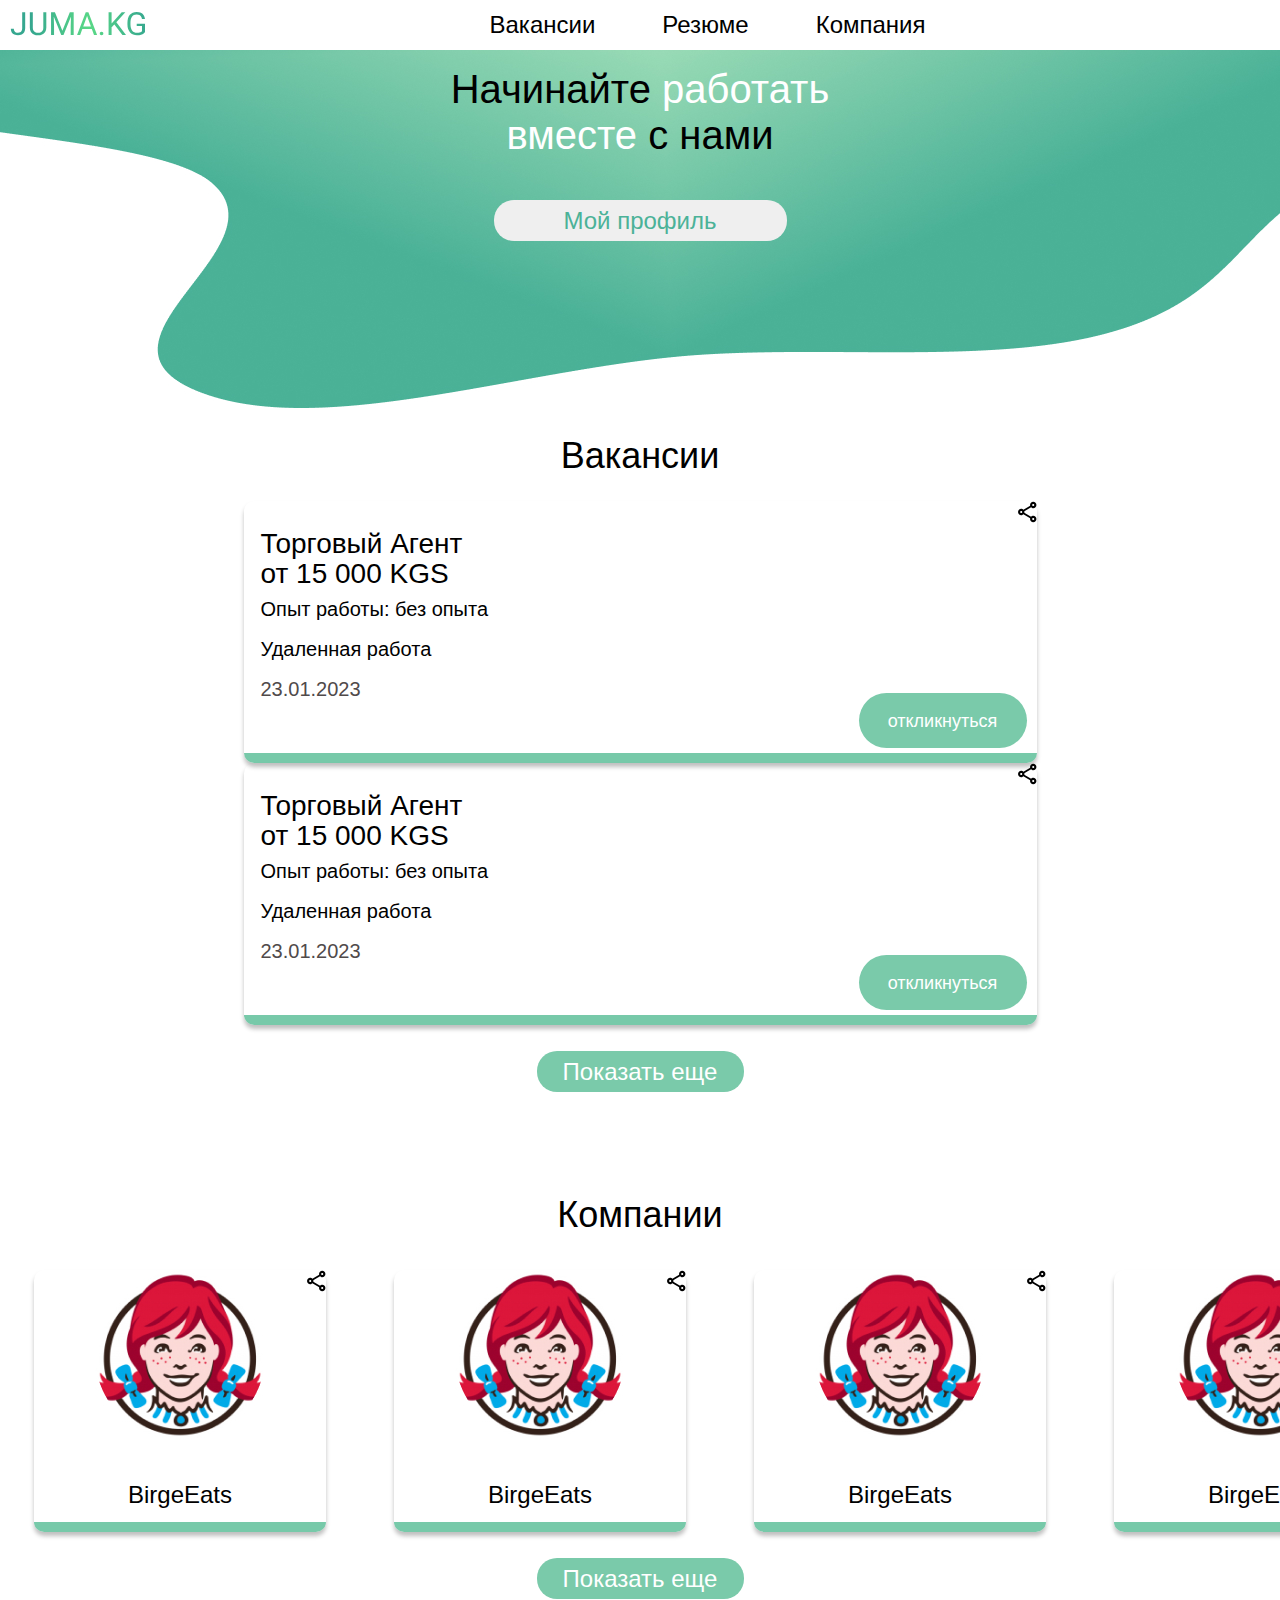
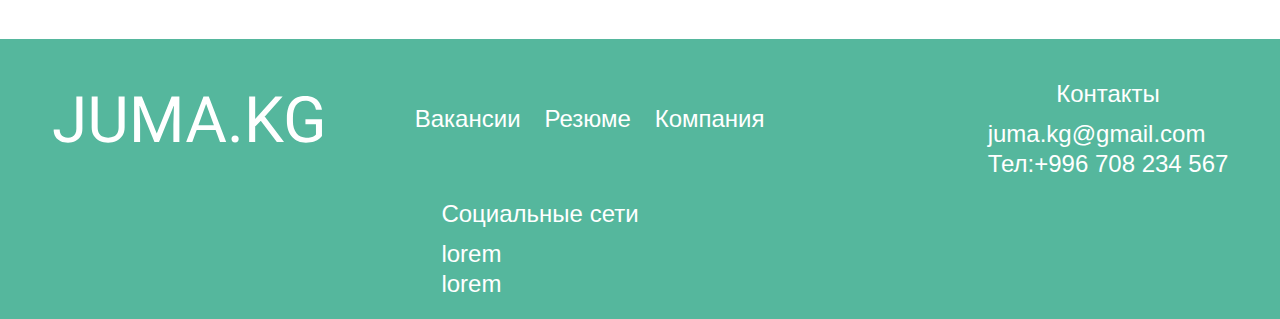
<file: index.html>
<!DOCTYPE html>
<html lang="en">
<head>
    <meta charset="UTF-8">
    <meta http-equiv="X-UA-Compatible" content="IE=edge">
    <meta name="viewport" content="width=device-width, initial-scale=1.0">
    <title>JUMA.KG</title>
    <link rel="stylesheet" href="css/style.css">
</head>
<body>
    <div class="container">
        <div class="main">
            <a href="./index.html"><img src="../img/JUMA.KG.svg"  alt="logo"></a>
            <nav class="menu">
                <a href="./src/jobs.html">Вакансии</a>
                <a href="./src/summary.html">Резюме</a>
                <a href="./src/company.html">Компания</a>
            </nav>
        </div>
    </div>
    <div class="jobs">
        <p class="start"><span class="color-black">Начинайте</span> работать вместе <span class="color-black">с нами</span></p>
        <a href="./src/profile.html"><button class="btn-profile">Мой профиль</button></a>
        <h3>Вакансии</h3>
        <div class="card">
            <img src="img/share.svg" alt="icon" class="icon">
            <h5>Торговый Агент</h5> 
            <p style="font-weight: 400; font-size: 28px; line-height: 30px;">от 15 000 KGS</p>
            <p>Опыт работы: без опыта</p>
            <p>Удаленная работа</p>
            <p style="color: #504A4A;">23.01.2023 </p>
            <button>откликнуться</button>
        </div>
        <div class="card">
            <h5>Торговый Агент</h5> 
            <img src="img/share.svg" alt="icon" class="icon">
            <p style="font-weight: 400; font-size: 28px; line-height: 30px;">от 15 000 KGS</p>
            <p>Опыт работы: без опыта</p>
            <p>Удаленная работа</p>
            <p style="color: #504A4A;">23.01.2023 </p>
            <button>откликнуться</button>
        </div>
        <button class="show">Показать еще</button>
    </div>
    <h3 class="company-title">Компании</h3>
    <div class="company">
        <div class="cards-company">
            <img src="img/Ellipse 12.jpg" alt="picture" class="ellipse">
            <img src="img/share.svg" alt="icon" class="icon">
            <p>BirgeEats</p>
        </div>
        <div class="cards-company">
            <img src="img/Ellipse 12.jpg" alt="picture" class="ellipse">
            <img src="img/share.svg" alt="icon" class="icon">
            <p>BirgeEats</p>
        </div>
        <div class="cards-company">
            <img src="img/Ellipse 12.jpg" alt="picture" class="ellipse">
            <img src="img/share.svg" alt="icon" class="icon">
            <p>BirgeEats</p>
        </div>
        <div class="cards-company">
            <img src="img/Ellipse 12.jpg" alt="picture" class="ellipse">
            <img src="img/share.svg" alt="icon" class="icon">
            <p>BirgeEats</p>
        </div>
    </div>
    <div class="" style="text-align: center;">
        <button class="btn-company">Показать еще</button>
    </div>
    <footer>
        <img src="/img/logo.svg" alt="">
        <nav style="margin-right: 150px;">
            <a href="./src/jobs.html">Вакансии</a>
            <a href="">Резюме</a>
            <a href="">Компания</a>
        </nav>
        <div class="contacts" style="top: 0;">
            <h6 style="text-align: center;">Контакты</h6>
            <p>juma.kg@gmail.com</p>
            <p><b>Тел:</b>+996 708 234 567</p>
        </div>
        <div class="social" style="margin-right: 200px;">
            <h6>Социальные сети</h6>
            <p>lorem</p>
            <p>lorem</p>
            <p></p>
        </div>
    </footer>
</body>
</html>
</file>
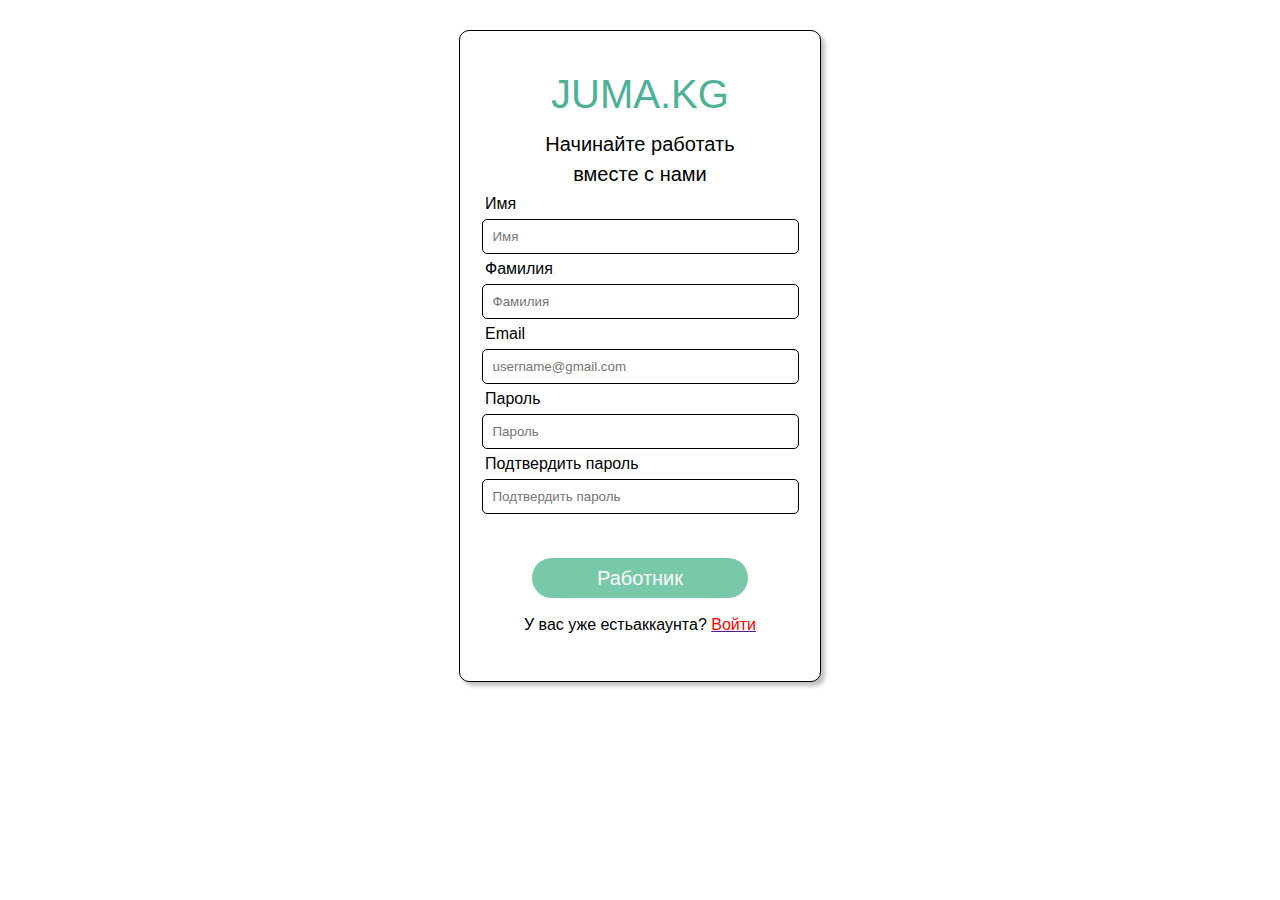
<file: register/employer.html>
<!DOCTYPE html>
<html lang="en">
<head>
    <meta charset="UTF-8">
    <meta http-equiv="X-UA-Compatible" content="IE=edge">
    <meta name="viewport" content="width=device-width, initial-scale=1.0">
    <title>Работадатель</title>
    <link rel="stylesheet" href="./employer.css">
</head>
<body>
    <div class="register">
        <h1>JUMA.KG</h1>
        <p class="register_p" style="margin-top: 20px;">Начинайте работать</p>
        <p class="register_p">вместе с нами</p>
        <p class="register_p_two">Имя</p>
        <input type="text" placeholder="Имя">
        <p class="register_p_two">Фамилия</p>
        <input type="text" placeholder="Фамилия">
        <p class="register_p_two">Email</p>
        <input type="text" placeholder="username@gmail.com">
        <p class="register_p_two">Пароль</p>
        <input type="text" placeholder="Пароль">
        <p class="register_p_two">Подтвердить пароль</p>
        <input type="text" placeholder="Подтвердить пароль">
        <button >Работник</button>
        <p style="margin-top: 18px;">У вас уже естьаккаунта? <a href=""><span>Войти</span></a></p>
    </div>
</body>
</html>
</file>
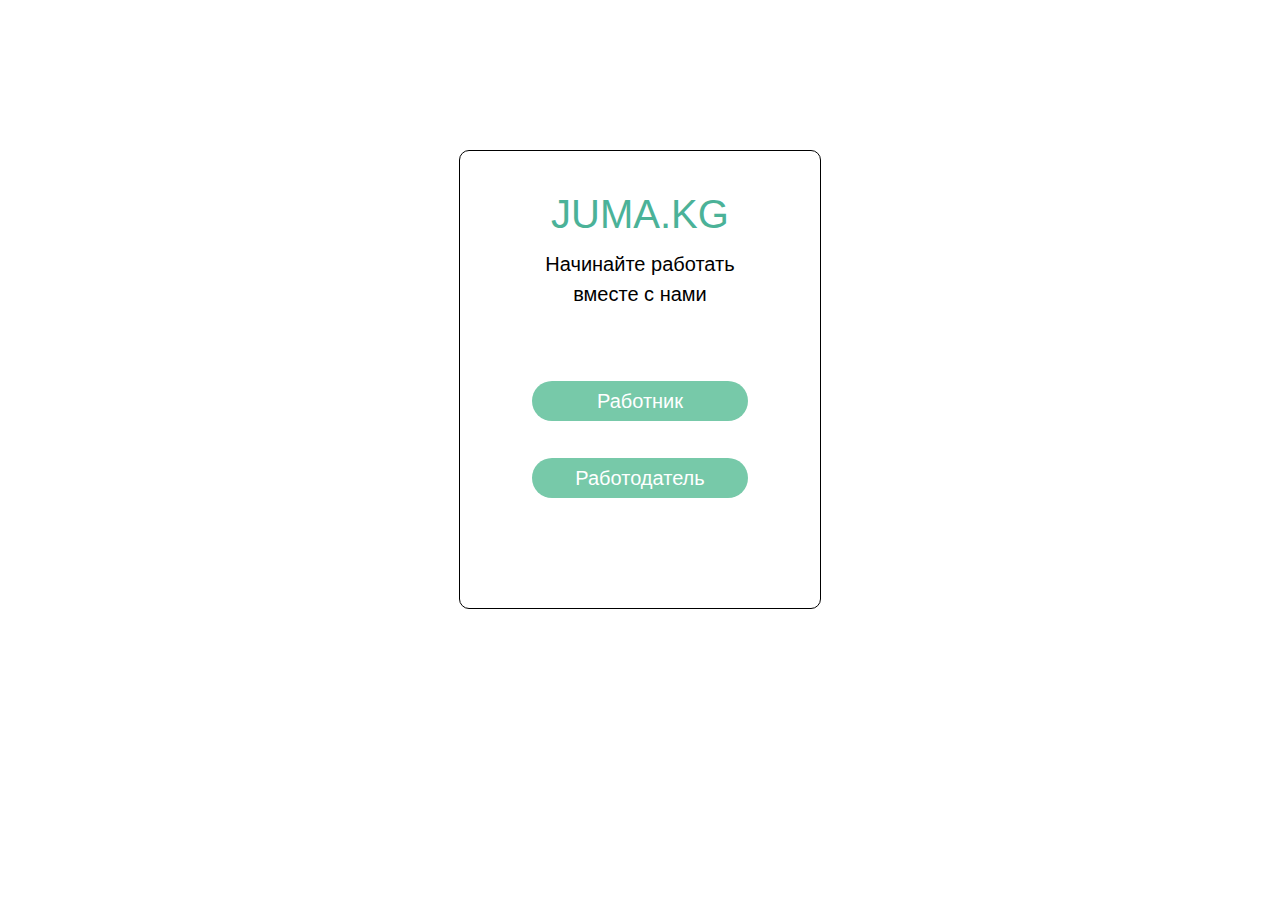
<file: register/register.html>
<!DOCTYPE html>
<html lang="en">
<head>
    <meta charset="UTF-8">
    <meta http-equiv="X-UA-Compatible" content="IE=edge">
    <meta name="viewport" content="width=device-width, initial-scale=1.0">
    <title>Регистрация</title>
    <link rel="stylesheet" href="./register.css">
</head>
<body>
    <div class="register">
        <h1>JUMA.KG</h1>
        <p style="margin-top: 20px;">Начинайте работать</p>
        <p>вместе с нами</p>
        <a href="./worker.html"><button style="margin-top: 72px; cursor: pointer;">Работник</button></a>
        <br>
        <a href="./employer.html"><button style="margin-top: 37px;">Работодатель</button></a>
    </div>
</body>
</html>
</file>
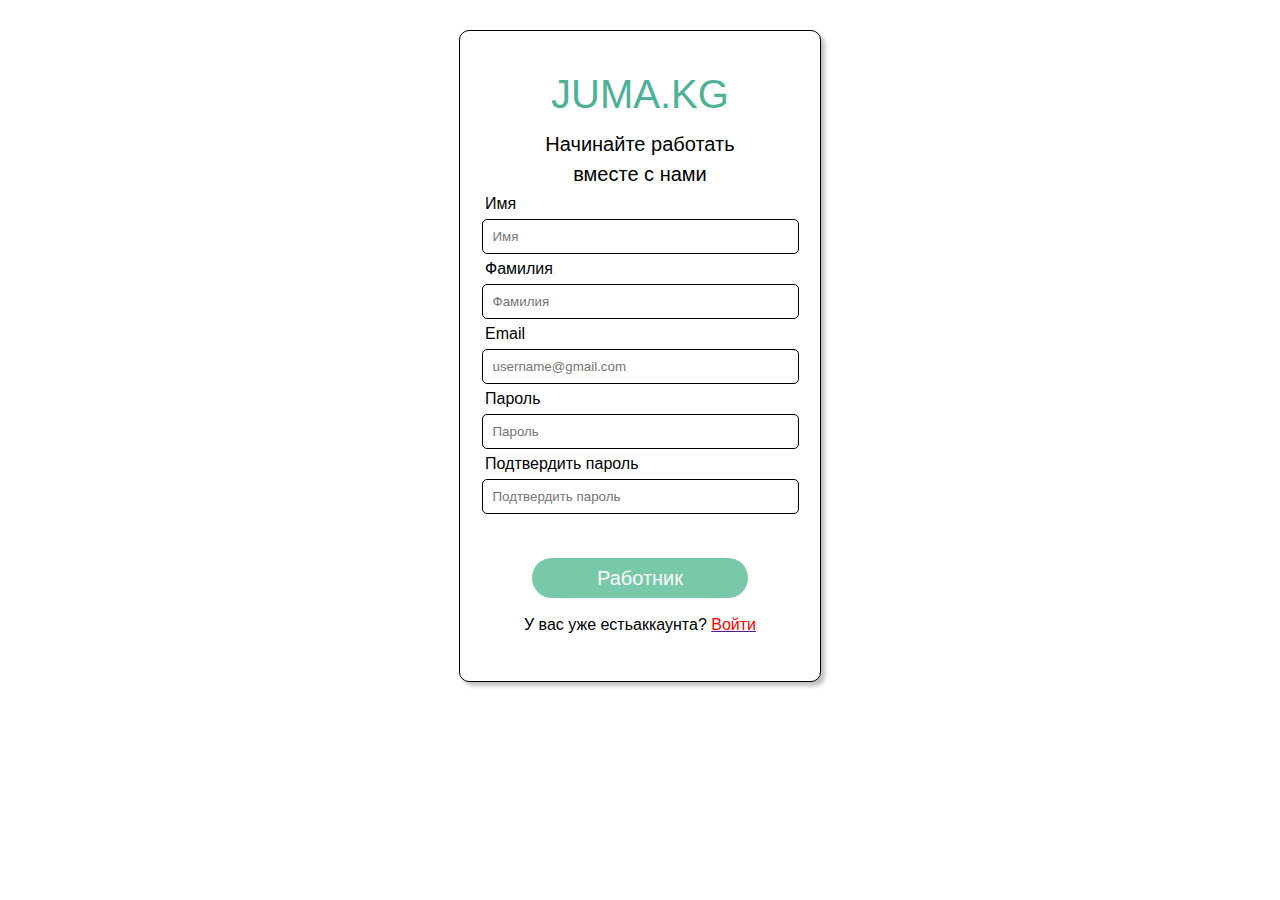
<file: register/worker.html>
<!DOCTYPE html>
<html lang="en">
<head>
    <meta charset="UTF-8">
    <meta http-equiv="X-UA-Compatible" content="IE=edge">
    <meta name="viewport" content="width=device-width, initial-scale=1.0">
    <title>Работник</title>
    <link rel="stylesheet" href="./worker.css">
</head>
<body>
    <div class="register">
        <h1>JUMA.KG</h1>
        <p class="register_p" style="margin-top: 20px;">Начинайте работать</p>
        <p class="register_p">вместе с нами</p>
        <p class="register_p_two">Имя</p>
        <input type="text" placeholder="Имя">
        <p class="register_p_two">Фамилия</p>
        <input type="text" placeholder="Фамилия">
        <p class="register_p_two">Email</p>
        <input type="text" placeholder="username@gmail.com">
        <p class="register_p_two">Пароль</p>
        <input type="text" placeholder="Пароль">
        <p class="register_p_two">Подтвердить пароль</p>
        <input type="text" placeholder="Подтвердить пароль">
        <button >Работник</button>
        <p style="margin-top: 18px;">У вас уже естьаккаунта? <a href=""><span>Войти</span></a></p>
    </div>
</body>
</html>
</file>
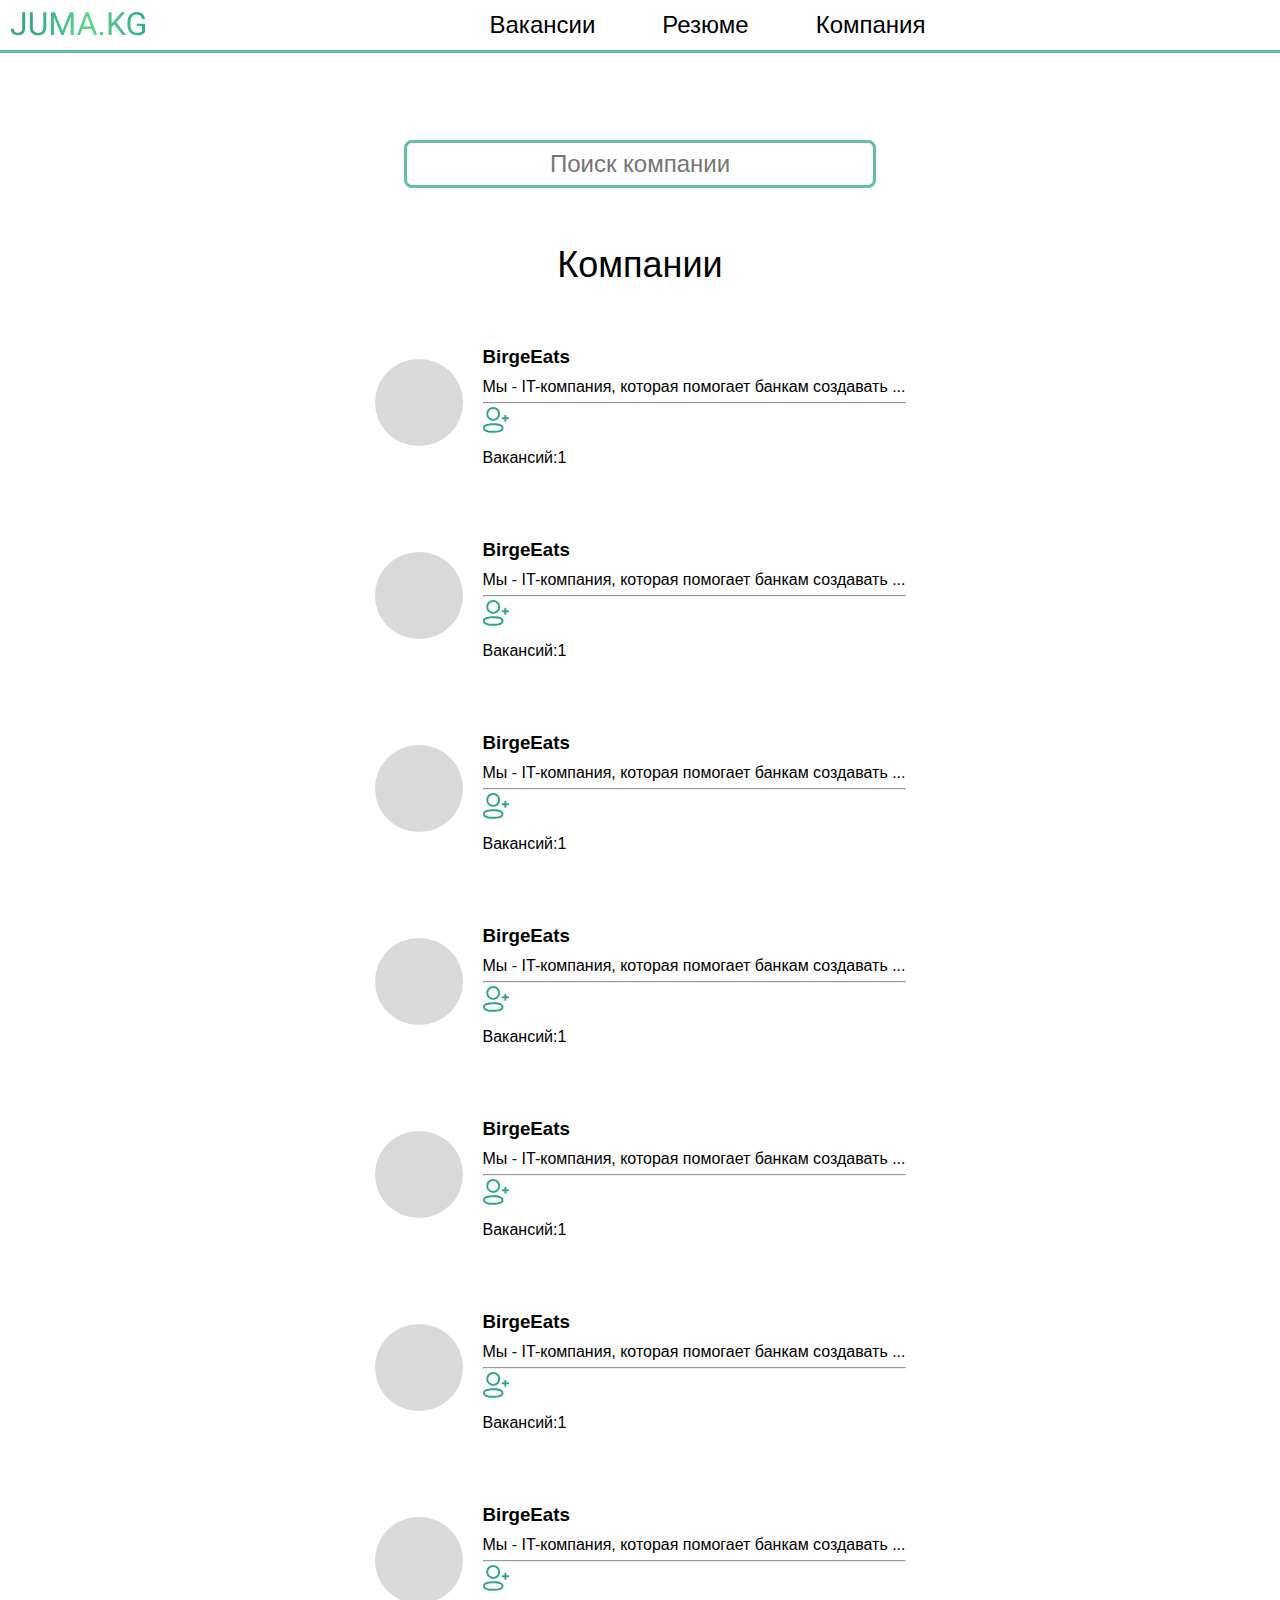
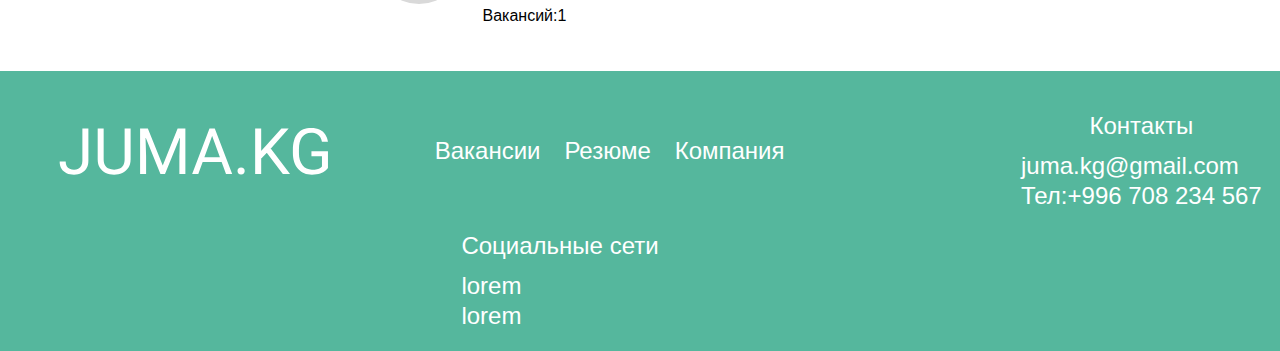
<file: src/company.html>
<!DOCTYPE html>
<html lang="en">
<head>
    <meta charset="UTF-8">
    <meta http-equiv="X-UA-Compatible" content="IE=edge">
    <meta name="viewport" content="width=device-width, initial-scale=1.0">
    <title>Компании</title>
    <link rel="stylesheet" href="../css/company.css">
</head>
<body>
    <div class="container">
        <div class="main">
            <a href="../index.html"><img src="../img/JUMA.KG.svg"  alt="logo"></a>
            <nav class="menu">
                <a href="../src/jobs.html">Вакансии</a>
                <a href="../src/summary.html">Резюме</a>
                <a href="../src/company.html">Компания</a>
            </nav>
        </div>
    </div>
    <div class="search-company">
        <input type="text" placeholder="Поиск компании">
    </div>
    <h2>Компании</h2>
    <div class="company">
        <div class="jobs-company">
          <div class="company-logo">
            <img src="../img/Ellipse 16.svg" alt="">
          </div>
          <div class="company-info">
            <h3>BirgeEats</h3>
            <p>Мы - IT-компания, которая помогает банкам создавать ...</p>
            <hr>
            <div class="jobs-available">
              <img src="../img/Combined-Shape.svg" alt="" style="margin-top: 3px;">
              <p style="font-weight: 300; font-size: 16px; line-height: 30px;">Вакансий:1</p>
            </div>
          </div>
        </div>
      </div>
    <div class="company">
        <div class="jobs-company">
          <div class="company-logo">
            <img src="../img/Ellipse 16.svg" alt="">
          </div>
          <div class="company-info">
            <h3>BirgeEats</h3>
            <p>Мы - IT-компания, которая помогает банкам создавать ...</p>
            <hr>
            <div class="jobs-available">
              <img src="../img/Combined-Shape.svg" alt="" style="margin-top: 3px;">
              <p style="font-weight: 300; font-size: 16px; line-height: 30px;">Вакансий:1</p>
            </div>
          </div>
        </div>
      </div>
    <div class="company">
        <div class="jobs-company">
          <div class="company-logo">
            <img src="../img/Ellipse 16.svg" alt="">
          </div>
          <div class="company-info">
            <h3>BirgeEats</h3>
            <p>Мы - IT-компания, которая помогает банкам создавать ...</p>
            <hr>
            <div class="jobs-available">
              <img src="../img/Combined-Shape.svg" alt="" style="margin-top: 3px;">
              <p style="font-weight: 300; font-size: 16px; line-height: 30px;">Вакансий:1</p>
            </div>
          </div>
        </div>
      </div>
    <div class="company">
        <div class="jobs-company">
          <div class="company-logo">
            <img src="../img/Ellipse 16.svg" alt="">
          </div>
          <div class="company-info">
            <h3>BirgeEats</h3>
            <p>Мы - IT-компания, которая помогает банкам создавать ...</p>
            <hr>
            <div class="jobs-available">
              <img src="../img/Combined-Shape.svg" alt="" style="margin-top: 3px;">
              <p style="font-weight: 300; font-size: 16px; line-height: 30px;">Вакансий:1</p>
            </div>
          </div>
        </div>
      </div>
    <div class="company">
        <div class="jobs-company">
          <div class="company-logo">
            <img src="../img/Ellipse 16.svg" alt="">
          </div>
          <div class="company-info">
            <h3>BirgeEats</h3>
            <p>Мы - IT-компания, которая помогает банкам создавать ...</p>
            <hr>
            <div class="jobs-available">
              <img src="../img/Combined-Shape.svg" alt="" style="margin-top: 3px;">
              <p style="font-weight: 300; font-size: 16px; line-height: 30px;">Вакансий:1</p>
            </div>
          </div>
        </div>
      </div>
    <div class="company">
        <div class="jobs-company">
          <div class="company-logo">
            <img src="../img/Ellipse 16.svg" alt="">
          </div>
          <div class="company-info">
            <h3>BirgeEats</h3>
            <p>Мы - IT-компания, которая помогает банкам создавать ...</p>
            <hr>
            <div class="jobs-available">
              <img src="../img/Combined-Shape.svg" alt="" style="margin-top: 3px;">
              <p style="font-weight: 300; font-size: 16px; line-height: 30px;">Вакансий:1</p>
            </div>
          </div>
        </div>
      </div>
    <div class="company">
        <div class="jobs-company">
          <div class="company-logo">
            <img src="../img/Ellipse 16.svg" alt="">
          </div>
          <div class="company-info">
            <h3>BirgeEats</h3>
            <p>Мы - IT-компания, которая помогает банкам создавать ...</p>
            <hr>
            <div class="jobs-available">
              <img src="../img/Combined-Shape.svg" alt="" style="margin-top: 3px;">
              <p style="font-weight: 300; font-size: 16px; line-height: 30px;">Вакансий:1</p>
            </div>
          </div>
        </div>
      </div>
    <footer>
        <img src="/img/logo.svg" alt="">
        <nav style="margin-right: 150px;">
            <a href="./src/jobs.html">Вакансии</a>
            <a href="../src/summary.html">Резюме</a>
            <a href="../src/summary.html">Компания</a>
        </nav>
        <div class="contacts" style="top: 0;">
            <h6 style="text-align: center;">Контакты</h6>
            <p>juma.kg@gmail.com</p>
            <p><b>Тел:</b>+996 708 234 567</p>
        </div>
        <div class="social" style="margin-right: 200px;">
            <h6>Социальные сети</h6>
            <p>lorem</p>
            <p>lorem</p>
            <p></p>
        </div>
    </footer>
</body>
</html>
</file>
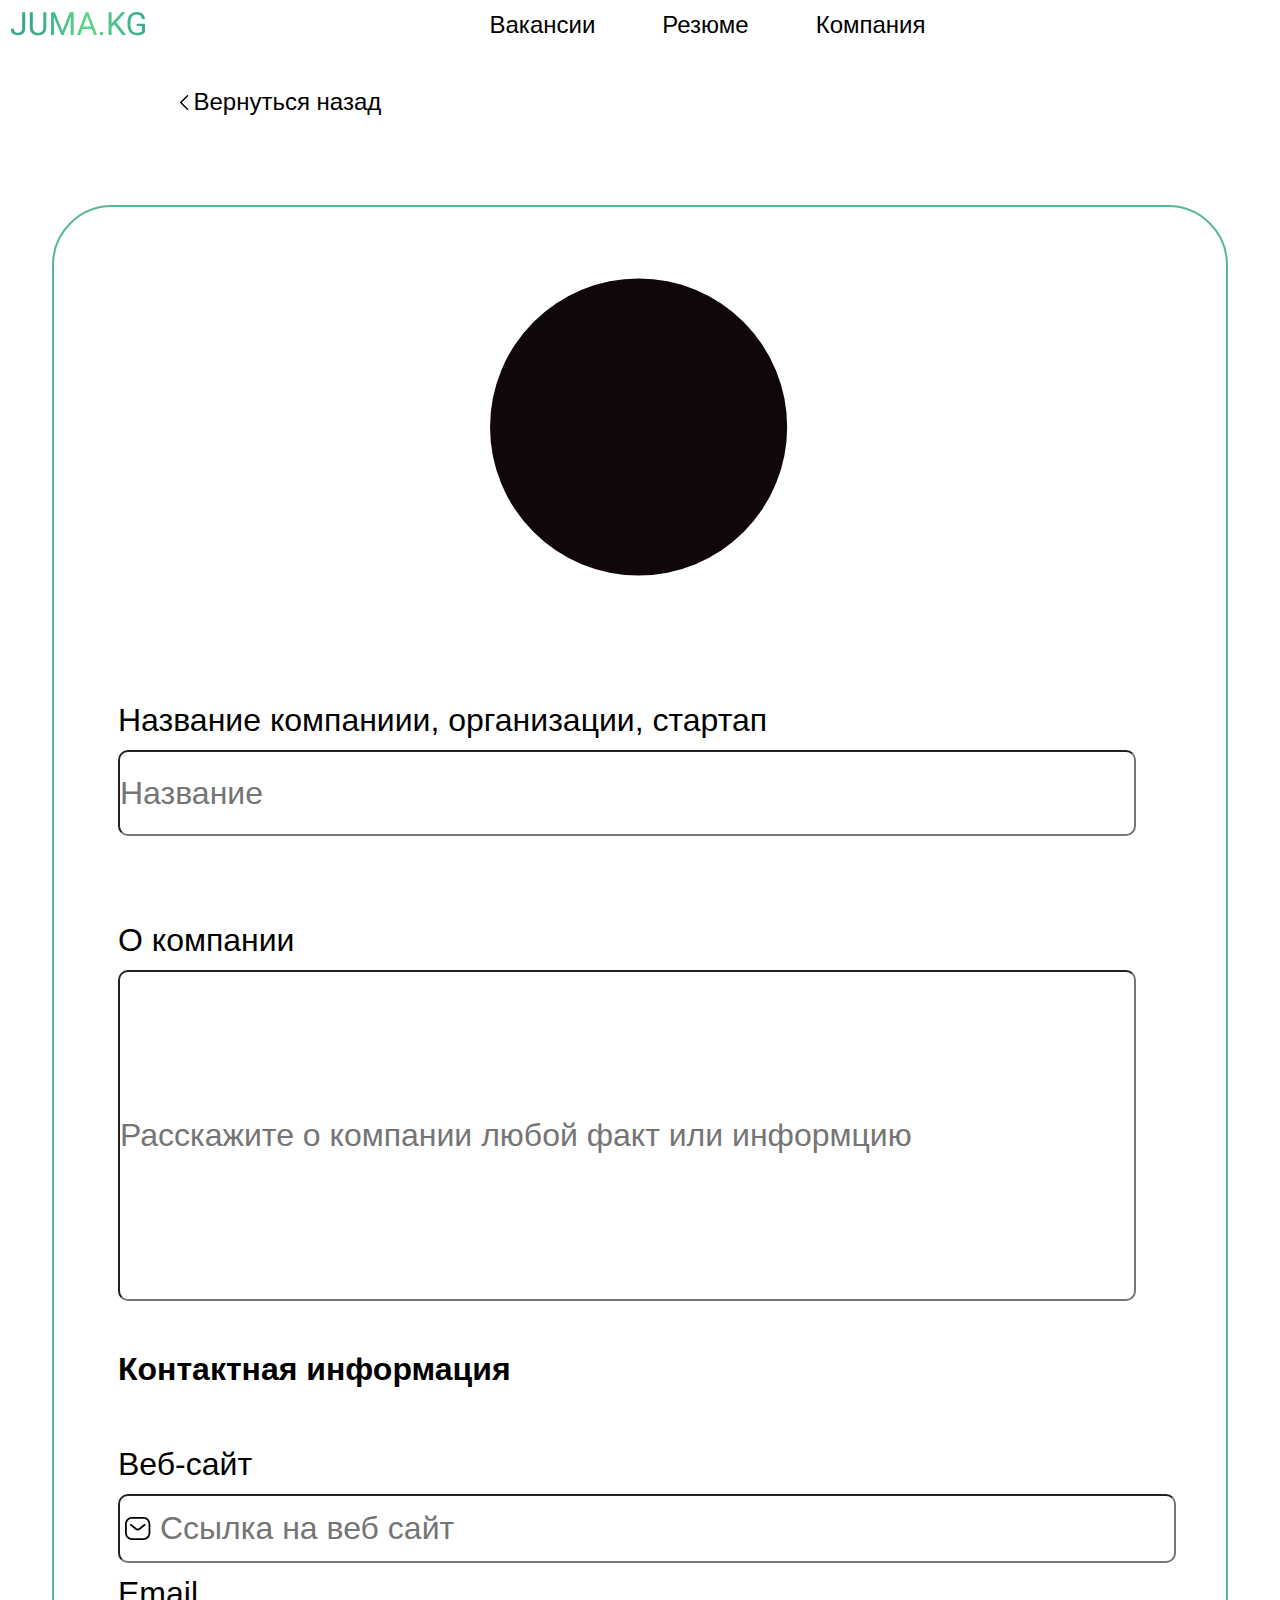
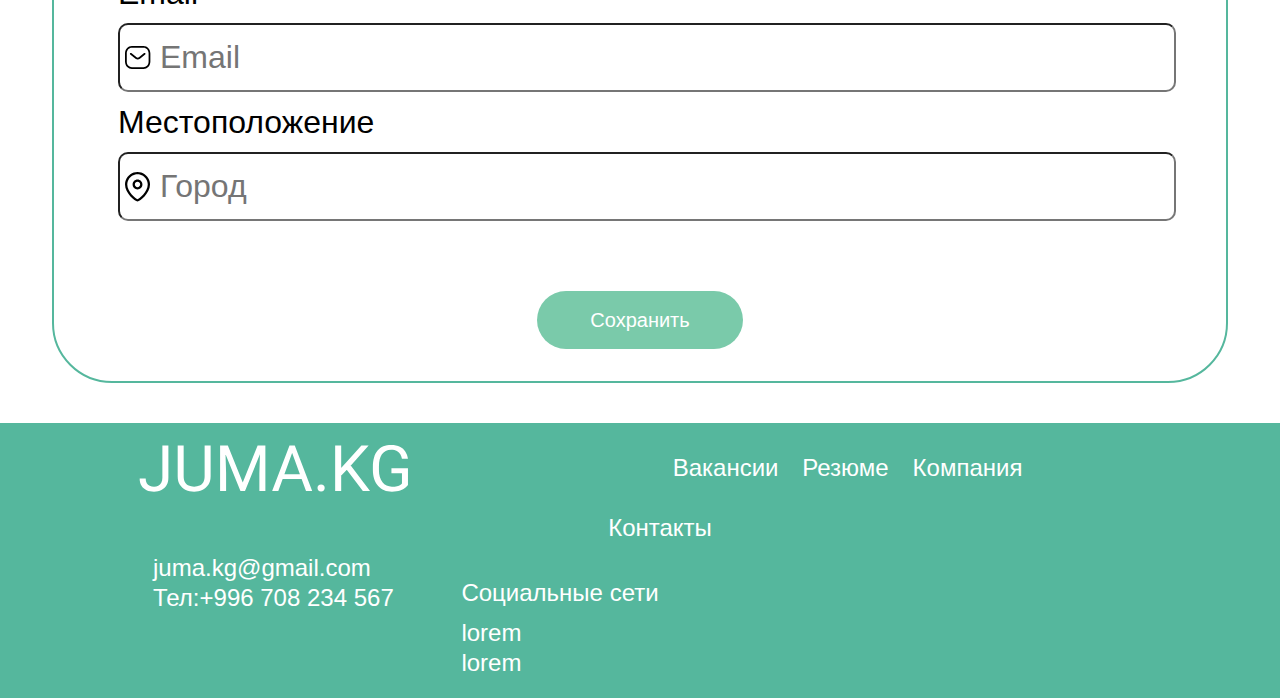
<file: src/edit.html>
<!DOCTYPE html>
<html lang="en">
<head>
    <meta charset="UTF-8">
    <meta http-equiv="X-UA-Compatible" content="IE=edge">
    <meta name="viewport" content="width=device-width, initial-scale=1.0">
    <title>Редактировать</title>
    <link rel="stylesheet" href="../css/edit.css">
</head>
<body>
    <div class="container">
        <div class="main">
            <a href="../index.html"><img src="../img/JUMA.KG.svg"  alt="logo"></a>
            <nav class="menu">
                <a href="../src/jobs.html">Вакансии</a>
                <a href="../src/summary.html">Резюме</a>
                <a href="../src/company.html">Компания</a>
            </nav>
        </div>
    </div>
    <img src="../img/Stroke-1.svg" alt="" class="back" style="margin-left: 180px; margin-top: 45px;">
    <a href="../src/profile.html" style="font-weight: 400; font-size: 24px; line-height: 30px; text-decoration: none; color: black;">Вернуться назад</a>
    <div class="edit-profile" style="margin-top: 88px;">
        <div class="" style="text-align: center; margin-top: 70px; margin-bottom: 109px;"><img src="../img/Ellipse 15.svg" alt="" style="width: 300px; height: 300px;"></div>
        <p>Название компаниии, организации, стартап</p>
        <input type="text" placeholder="Название" style="width: 1014px; height: 82px; margin-bottom: 74px;">
        <p>О компании</p>
        <input type="text" placeholder="Расскажите о компании любой факт или информцию" style="width: 1014px; height: 327px;">
        <h5>Контактная информация</h5>
        <p>Веб-сайт</p>
        <input type="text" placeholder="Cсылка на веб сайт" class="contacts" style="background-image: url(../img/mail.svg); background-repeat: no-repeat; background-position: 5px center; padding-left: 40px;">
        <p>Email</p>
        <input type="text" placeholder="Email" class="contacts" style="background-image: url(../img/mail.svg); background-repeat: no-repeat; background-position: 5px center; padding-left: 40px;">
        <p>Местоположение</p>
        <input type="text" placeholder="Город" class="contacts" style="background-image: url(../img/dot.svg); background-repeat: no-repeat; background-position: 5px center; padding-left: 40px;">
        <div class="" style="text-align: center; margin-top: 70px;"><button>Сохранить</button></div>
    </div>
    <footer>
        <img src="/img/logo.svg" alt="">
        <nav style="margin-right: 150px;">
            <a href="">Вакансии</a>
            <a href="">Резюме</a>
            <a href="">Компания</a>
        </nav>
        <div class="contacts" style="top: 0;">
            <h6 style="text-align: center;">Контакты</h6>
            <p>juma.kg@gmail.com</p>
            <p><b>Тел:</b>+996 708 234 567</p>
        </div>
        <div class="social" style="margin-right: 200px;">
            <h6>Социальные сети</h6>
            <p>lorem</p>
            <p>lorem</p>
            <p></p>
        </div>
    </footer>
</body>
</html>
</file>
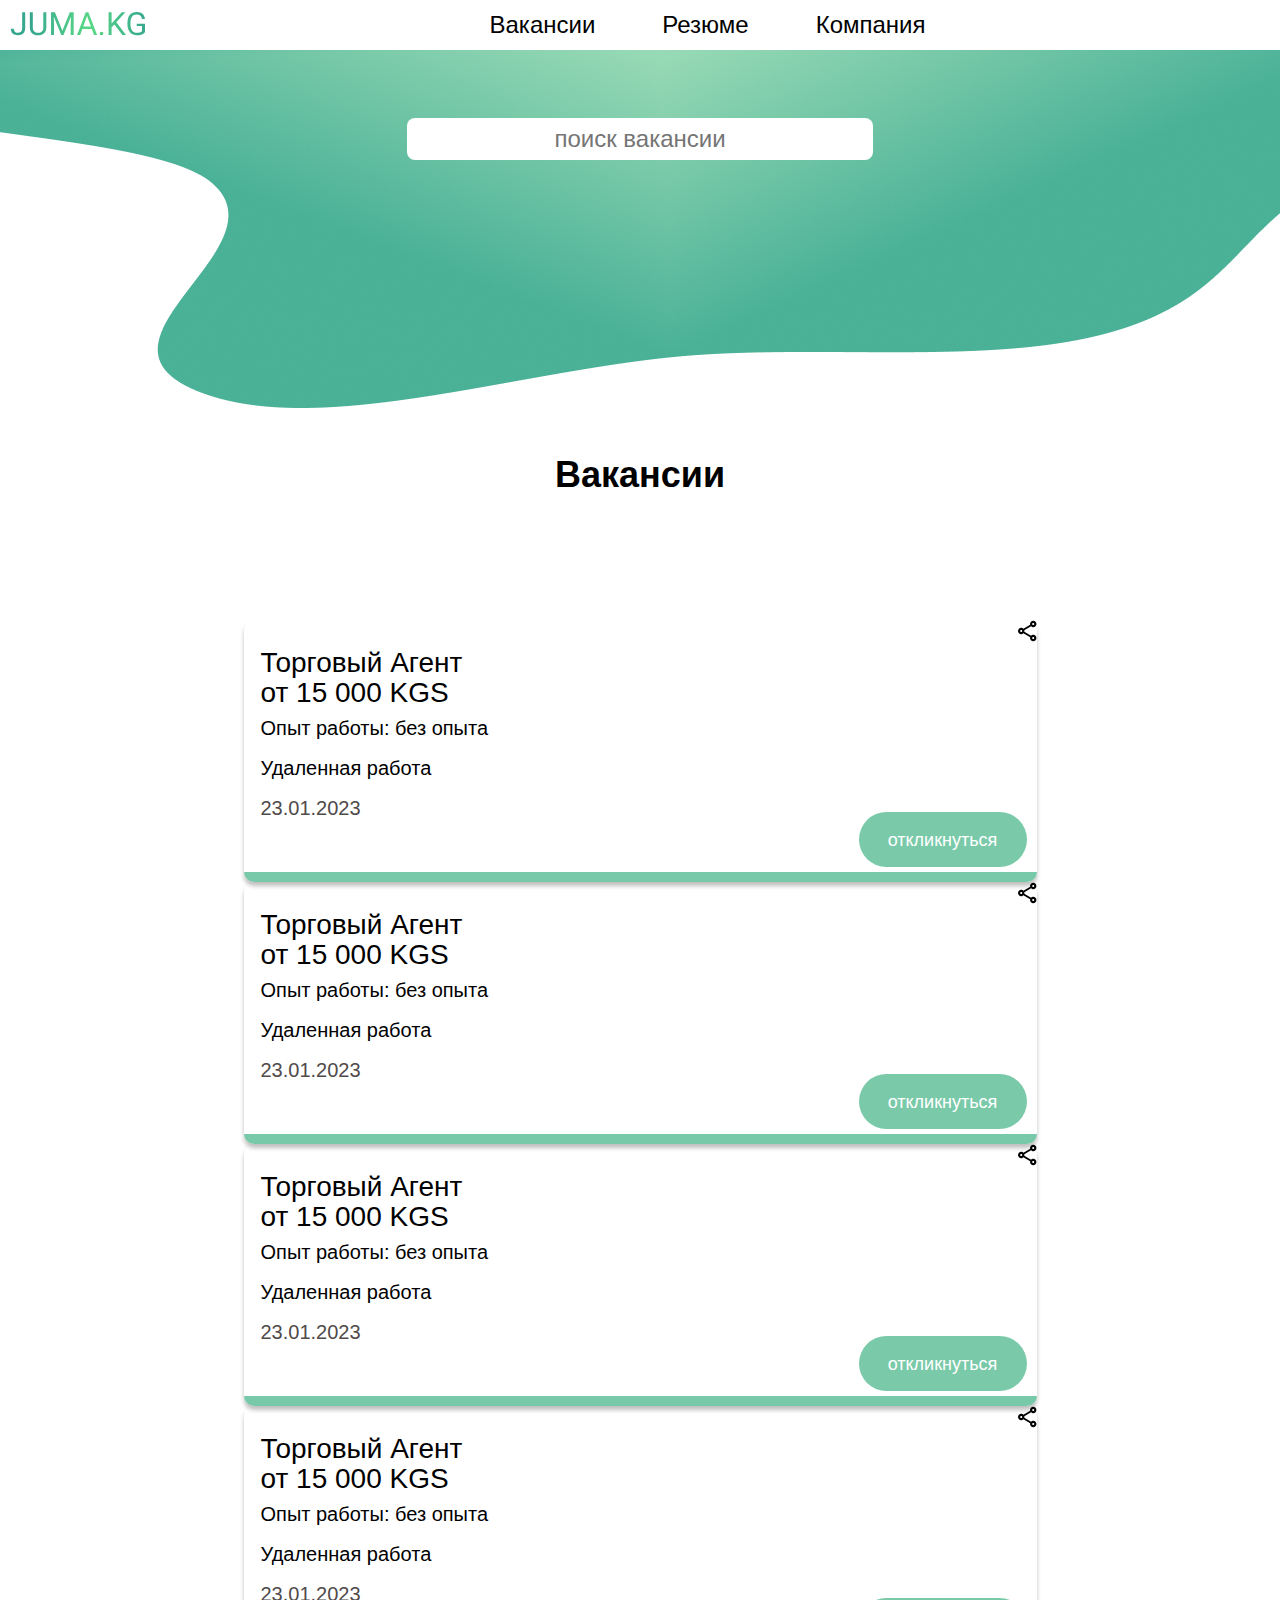
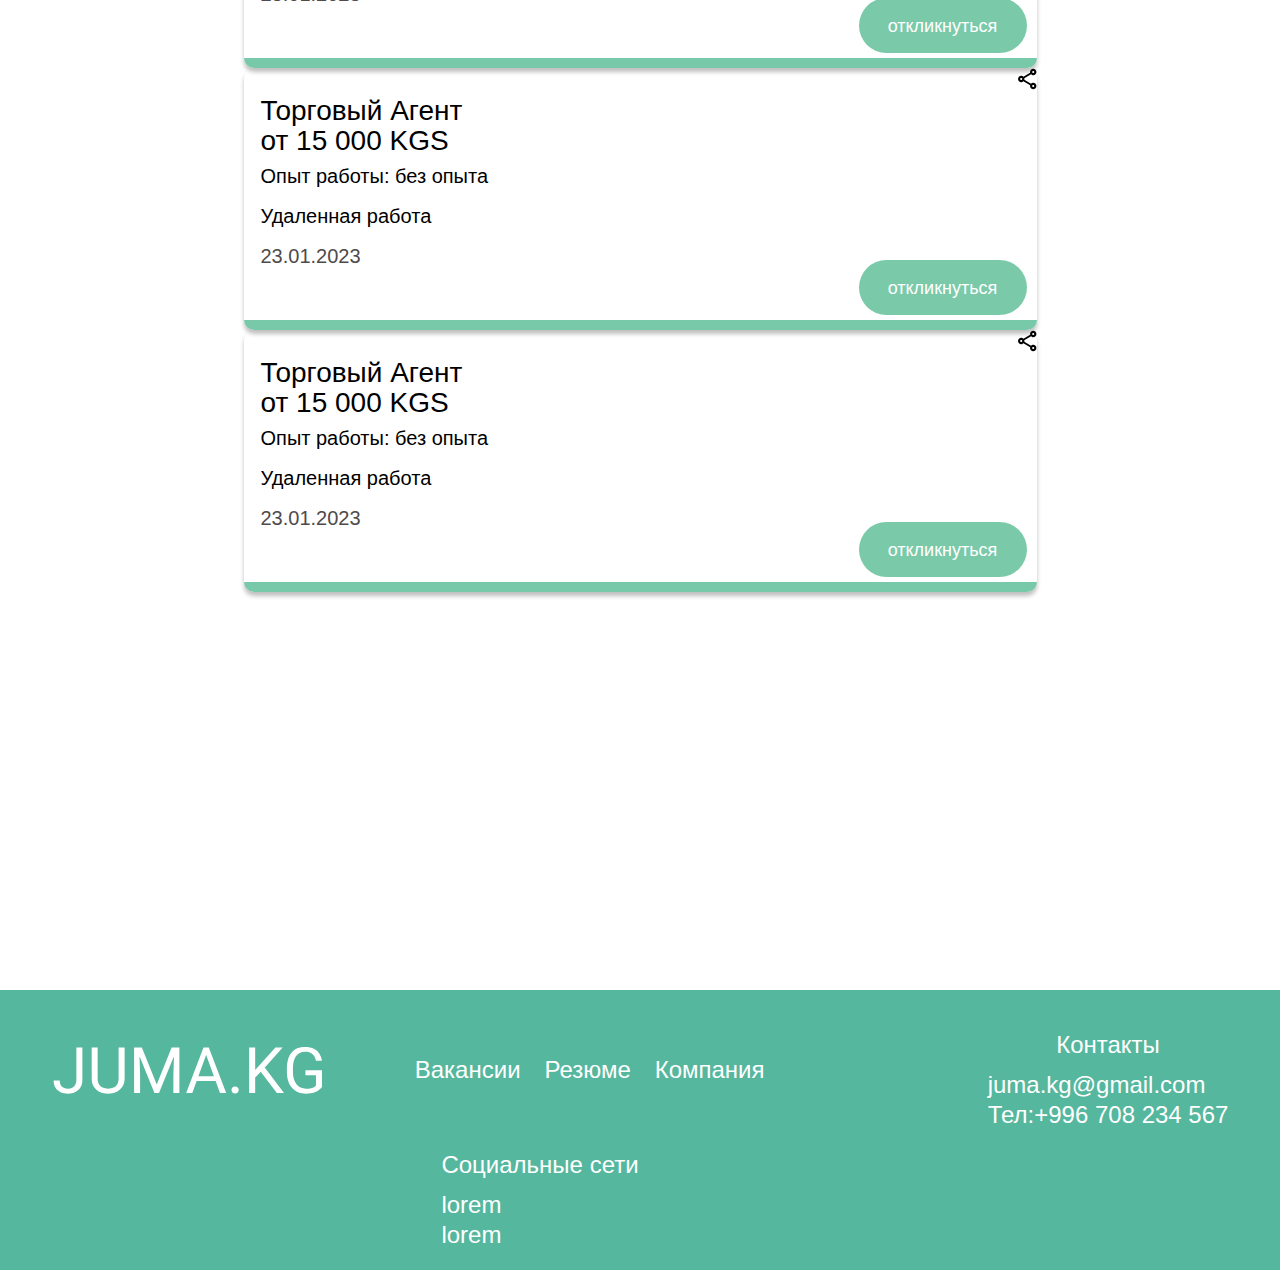
<file: src/jobs.html>
<!DOCTYPE html>
<html lang="en">
<head>
    <meta charset="UTF-8">
    <meta http-equiv="X-UA-Compatible" content="IE=edge">
    <meta name="viewport" content="width=device-width, initial-scale=1.0">
    <title>Вакансии</title>
    <link rel="stylesheet" href="../css/jobs.css">
</head>
<body>
    <div class="container">
        <div class="main">
            <a href="../index.html"><img src="../img/JUMA.KG.svg"  alt="logo"></a>
            <nav class="menu">
                <a href="../src/jobs.html">Вакансии</a>
                <a href="../src/summary.html">Резюме</a>
                <a href="../src/company.html">Компания</a>
            </nav>
        </div>
    </div>
    <div class="jobs">
        <input type="text" placeholder="поиск вакансии">
        <h3>Вакансии</h3>
        <div class="card">
            <img src="../img/share.svg" alt="icon" class="icon">
            <h5>Торговый Агент</h5> 
            <p style="font-weight: 400; font-size: 28px; line-height: 30px;">от 15 000 KGS</p>
            <p>Опыт работы: без опыта</p>
            <p>Удаленная работа</p>
            <p style="color: #504A4A;">23.01.2023 </p>
            <a href="../src/respond.html"><button>откликнуться</button></a>
        </div>
        <div class="card">
            <img src="../img/share.svg" alt="icon" class="icon">
            <h5>Торговый Агент</h5> 
            <p style="font-weight: 400; font-size: 28px; line-height: 30px;">от 15 000 KGS</p>
            <p>Опыт работы: без опыта</p>
            <p>Удаленная работа</p>
            <p style="color: #504A4A;">23.01.2023 </p>
            <a href="../src/respond.html"><button>откликнуться</button></a>
        </div>
        <div class="card">
            <img src="../img/share.svg" alt="icon" class="icon">
            <h5>Торговый Агент</h5> 
            <p style="font-weight: 400; font-size: 28px; line-height: 30px;">от 15 000 KGS</p>
            <p>Опыт работы: без опыта</p>
            <p>Удаленная работа</p>
            <p style="color: #504A4A;">23.01.2023 </p>
            <a href="../src/respond.html"><button>откликнуться</button></a>
        </div>
        <div class="card">
            <img src="../img/share.svg" alt="icon" class="icon">
            <h5>Торговый Агент</h5> 
            <p style="font-weight: 400; font-size: 28px; line-height: 30px;">от 15 000 KGS</p>
            <p>Опыт работы: без опыта</p>
            <p>Удаленная работа</p>
            <p style="color: #504A4A;">23.01.2023 </p>
            <a href="../src/respond.html"><button>откликнуться</button></a>
        </div>
        <div class="card">
            <img src="../img/share.svg" alt="icon" class="icon">
            <h5>Торговый Агент</h5> 
            <p style="font-weight: 400; font-size: 28px; line-height: 30px;">от 15 000 KGS</p>
            <p>Опыт работы: без опыта</p>
            <p>Удаленная работа</p>
            <p style="color: #504A4A;">23.01.2023 </p>
            <a href="../src/respond.html"><button>откликнуться</button></a>
        </div>
        <div class="card">
            <h5>Торговый Агент</h5> 
            <img src="../img/share.svg" alt="icon" class="icon">
            <p style="font-weight: 400; font-size: 28px; line-height: 30px;">от 15 000 KGS</p>
            <p>Опыт работы: без опыта</p>
            <p>Удаленная работа</p>
            <p style="color: #504A4A;">23.01.2023 </p>
            <a href="../src/respond.html"><button>откликнуться</button></a>
        </div>
    </div>
    <footer>
        <img src="/img/logo.svg" alt="">
        <nav style="margin-right: 150px;">
            <a href="">Вакансии</a>
            <a href="">Резюме</a>
            <a href="">Компания</a>
        </nav>
        <div class="contacts" style="top: 0;">
            <h6 style="text-align: center;">Контакты</h6>
            <p>juma.kg@gmail.com</p>
            <p><b>Тел:</b>+996 708 234 567</p>
        </div>
        <div class="social" style="margin-right: 200px;">
            <h6>Социальные сети</h6>
            <p>lorem</p>
            <p>lorem</p>
            <p></p>
        </div>
    </footer>
</body>
</html>
</file>
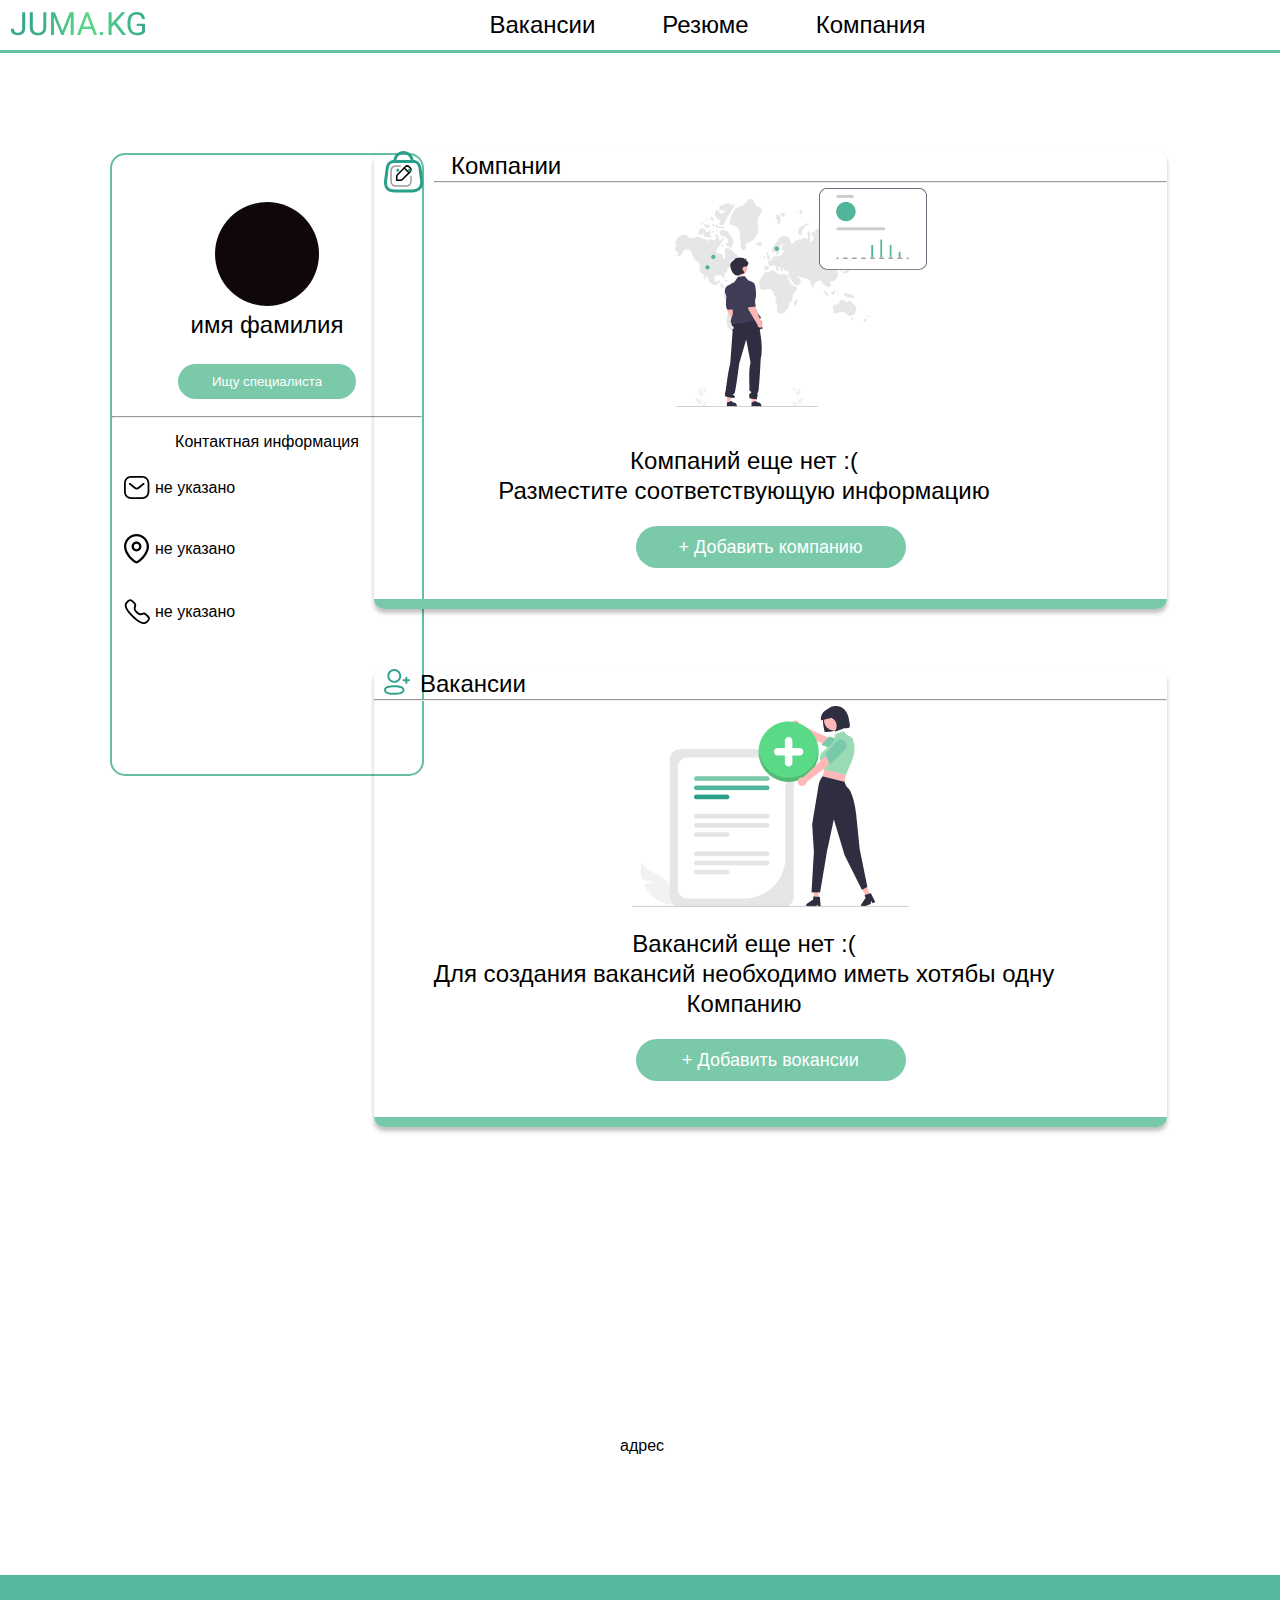
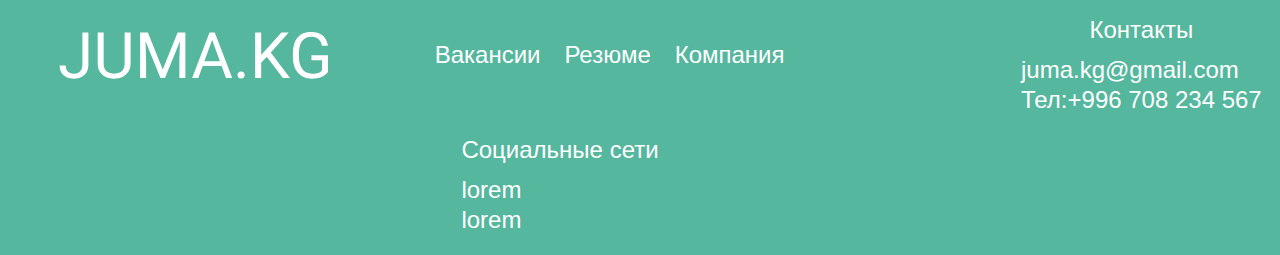
<file: src/profile.html>
<!DOCTYPE html>
<html lang="en">
<head>
    <meta charset="UTF-8">
    <meta http-equiv="X-UA-Compatible" content="IE=edge">
    <meta name="viewport" content="width=device-width, initial-scale=1.0">
    <title>Профиль</title>
    <link rel="stylesheet" href="../css/profile.css">
</head>
<body>
    <div class="container">
        <div class="main">
            <a href="../index.html"><img src="../img/JUMA.KG.svg"  alt="logo"></a>
            <nav class="menu">
                <a href="../src/jobs.html">Вакансии</a>
                <a href="../src/summary.html">Резюме</a>
                <a href="../src/company.html">Компания</a>
            </nav>
        </div>
    </div>
    <div class="profile" style="position: relative;">
        <div class="profile_two">
            <div class="" style="position: absolute; top: 0; right: 0 ; margin-top: 10px; margin-right: 10px;"><a href=""><img src="../img/pen.svg" alt=""></a></div>
            <img src="../img/Ellipse 15.svg" alt="" style="text-align: left; margin-top: 47px;">
            <h5>имя фамилия</h5>
            <button>Ищу специалиста</button>
        </div>
        <hr>
        <p style="font-weight: 400; font-size: 16px; line-height: 30px; text-align: center; margin-top: 9px; margin-bottom: 19px;">Контактная информация</p>
        <div class="contact">
            <div class="contact-item">
              <img src="../img/mail.svg" alt="">
              <p>не указано</p>
            </div>
            <div class="contact-item">
              <img src="../img/dot.svg" alt="">
              <p>не указано</p>
            </div>
            <div class="contact-item">
              <img src="../img/phone.svg" alt="">
              <p>не указано</p>
            </div>
          </div>              
    </div>
    <div class="" style="margin-top: -675px;">
        <div class="card">
            <div>
                <img src="../img/market.svg" alt="" style="float: left; margin-right: 10px; margin-left: 10px;">
                <p style="font-weight: 400; font-size: 24px; line-height: 30px; display: inline-block;">Компании</p>
              </div>          
            <hr>
            <div class="" style="text-align: center; margin-top: 5px;"><img src="../img/undraw_real_time_analytics_re_yliv 1.png" alt=""></div>
            <div class="" style="text-align: center; margin-top: 35px;">
                <p>Компаний еще нет :(</p>
                <p>Разместите соответствующую информацию</p>
            </div>
            <a href="../src/edit.html"><div style="text-align: center; margin-top: 20px;"><button style="width: 270px; height: 42px;">+ Добавить компанию</button></div></a>
        </div>
        <div class="card" style="margin-top: 60px; margin-bottom: 81px;">
            <img src="../img/Combined-Shape.svg" alt=""  style="float: left; margin-right: 10px; margin-left: 10px;">
            <p style="font-weight: 400; font-size: 24px; line-height: 30px;">Вакансии</p>
            <hr>
            <div class="" style="text-align: center; margin-top: 5px;"><img src="../img/Component 37.png" alt=""></div>
            <div class="" style="text-align: center; margin-top: 18px;">
                <p>Вакансий еще нет :(</p>
                <p>Для создания вакансий необходимо иметь хотябы одну</p>
                <p>Компанию</p>
            </div>
            <a href="./add_job.html"><div class="" style="text-align: center; margin-top: 20px;"><button style="width: 270px; height: 42px;">+ Добавить вокансии</button></div></a>
        </div>
        <iframe src="https://www.google.com/maps/embed?pb=!1m18!1m12!1m3!1d2924.2398377319537!2d74.5713139757997!3d42.86778170287474!2m3!1f0!2f0!3f0!3m2!1i1024!2i768!4f13.1!3m3!1m2!1s0x389ec839a171340f%3A0x13f9cd1ba646e9b0!2z0JTQtdC70YzRhNC40L0!5e0!3m2!1sru!2skg!4v1682783050481!5m2!1sru!2skg" width="600" height="450" style="border:0;" allowfullscreen="" loading="lazy" referrerpolicy="no-referrer-when-downgrade"></iframe>
        <p style="margin-left: 620px; margin-top: 9px; margin-bottom: 120px;">адрес</p>
    </div>
    
    <footer>
        <img src="/img/logo.svg" alt="">
        <nav style="margin-right: 150px;">
            <a href="./src/jobs.html">Вакансии</a>
            <a href="../src/summary.html">Резюме</a>
            <a href="../src/summary.html">Компания</a>
        </nav>
        <div class="contacts" style="top: 0;">
            <h6 style="text-align: center;">Контакты</h6>
            <p>juma.kg@gmail.com</p>
            <p><b>Тел:</b>+996 708 234 567</p>
        </div>
        <div class="social" style="margin-right: 200px;">
            <h6>Социальные сети</h6>
            <p>lorem</p>
            <p>lorem</p>
            <p></p>
        </div>
    </footer>
</body>
</html>
</file>
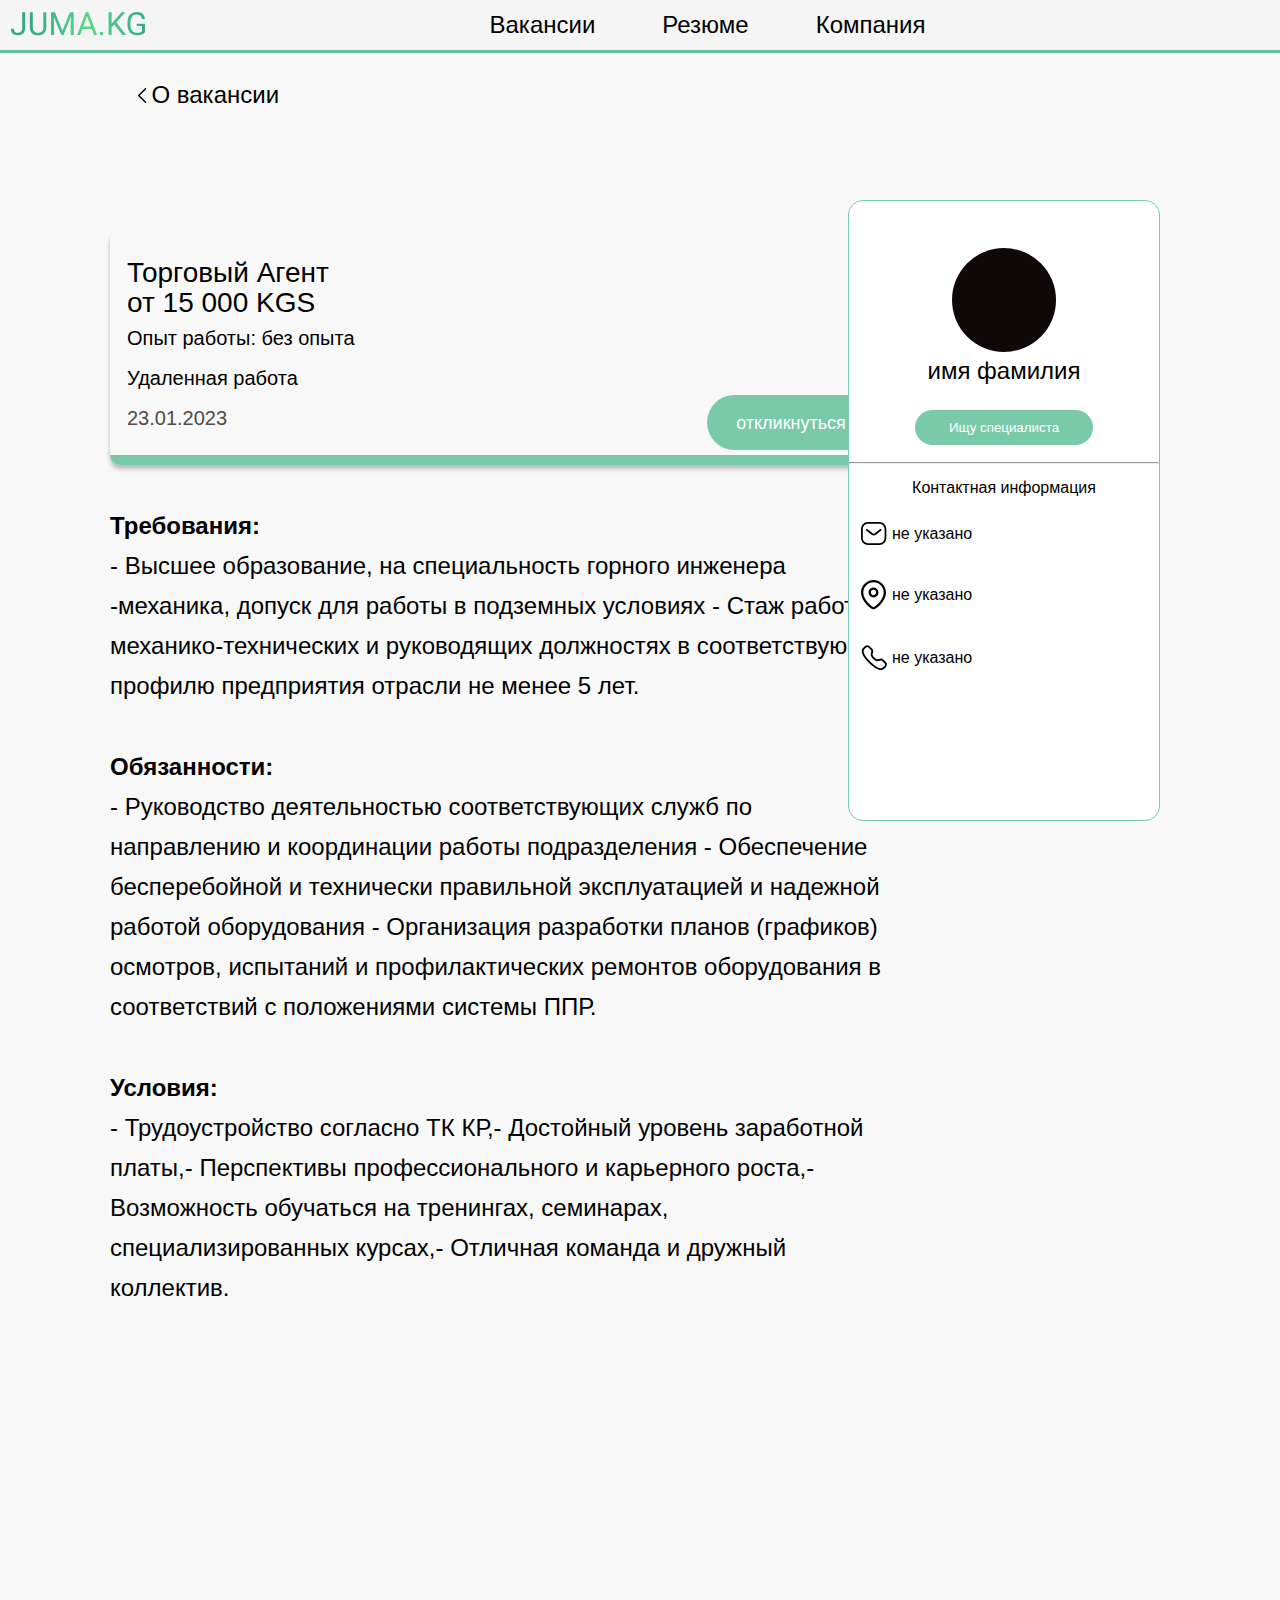
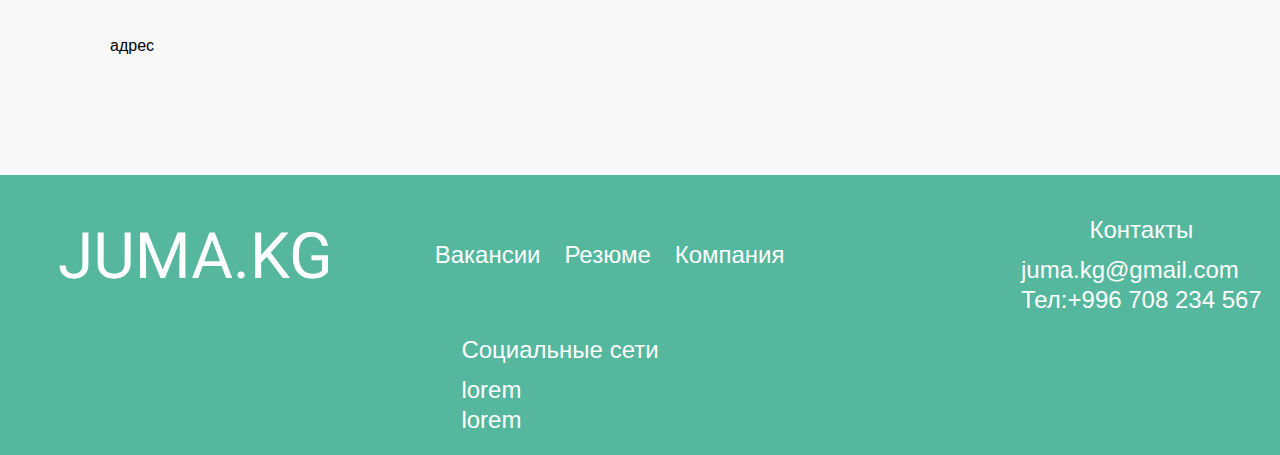
<file: src/respond.html>
<!DOCTYPE html>
<html lang="en">
<head>
    <meta charset="UTF-8">
    <meta http-equiv="X-UA-Compatible" content="IE=edge">
    <meta name="viewport" content="width=device-width, initial-scale=1.0">
    <title>О вакансии</title>
    <link rel="stylesheet" href="../css/respond.css">
</head>
<body style="background-color: #F5F5F5;">
    <div class="container">
        <div class="main">
            <a href="../index.html"><img src="../img/JUMA.KG.svg"  alt="logo"></a>
            <nav class="menu">
                <a href="../src/jobs.html">Вакансии</a>
                <a href="../src/summary.html">Резюме</a>
                <a href="../src/company.html">Компания</a>
            </nav>
        </div>
    </div>  
    <div class="wrapepr" style="background-color: #F8F8F8;">
        <img src="../img/Stroke-1.svg" alt="" class="back">
        <a href="../src/jobs.html" style="font-weight: 400; font-size: 24px; line-height: 30px; text-decoration: none; color: black;">О вакансии</a>
        <div class="card">
            <h5>Торговый Агент</h5> 
            <img src="../img/share.svg" alt="icon" class="icon">
            <p style="font-weight: 400; font-size: 28px; line-height: 30px;">от 15 000 KGS</p>
            <p>Опыт работы: без опыта</p>
            <p>Удаленная работа</p>
            <p style="color: #504A4A;">23.01.2023 </p>
            <a href="../src/respond.html"><button>откликнуться</button></a>
        </div>
        <div class="text-block">
            <h5>Требования:</h5>
            <p>- Высшее образование, на специальность горного инженера -механика, допуск для работы в подземных условиях
                - Стаж работы на механико-технических и руководящих должностях в соответствующей профилю предприятия отрасли не менее 5 лет.</p>
    
            <h5>Обязанности:</h5>
            <p>- Руководство деятельностью соответствующих служб по направлению и координации работы подразделения
                - Обеспечение бесперебойной и технически правильной эксплуатацией и надежной работой оборудования
                - Организация разработки планов (графиков) осмотров, испытаний и профилактических ремонтов оборудования в соответствий с положениями системы ППР.</p>
    
            <h5>Условия:</h5>
            <p>- Трудоустройство согласно ТК КР,- Достойный уровень заработной платы,- Перспективы профессионального и карьерного роста,- Возможность обучаться на тренингах, семинарах, специализированных курсах,- Отличная команда и дружный коллектив.</p>
        </div>
        <iframe src="https://www.google.com/maps/embed?pb=!1m18!1m12!1m3!1d2924.2398377319537!2d74.5713139757997!3d42.86778170287474!2m3!1f0!2f0!3f0!3m2!1i1024!2i768!4f13.1!3m3!1m2!1s0x389ec839a171340f%3A0x13f9cd1ba646e9b0!2z0JTQtdC70YzRhNC40L0!5e0!3m2!1sru!2skg!4v1682783050481!5m2!1sru!2skg" width="600" height="450" style="border:0;" allowfullscreen="" loading="lazy" referrerpolicy="no-referrer-when-downgrade"></iframe>
        <p style="margin-left: 110px; margin-top: 9px; margin-bottom: 120px;">адрес</p>
        <div class="profile">
            <div class="profile_two">
                <img src="../img/Ellipse 15.svg" alt="" style="text-align: left; margin-top: 47px;">
                <h5>имя фамилия</h5>
                <button>Ищу специалиста</button>
            </div>
            <hr>
            <p style="font-weight: 400; font-size: 16px; line-height: 30px; text-align: center; margin-top: 9px; margin-bottom: 19px;">Контактная информация</p>
            <div class="contact">
                <div class="contact-item">
                  <img src="../img/mail.svg" alt="">
                  <p>не указано</p>
                </div>
                <div class="contact-item">
                  <img src="../img/dot.svg" alt="">
                  <p>не указано</p>
                </div>
                <div class="contact-item">
                  <img src="../img/phone.svg" alt="">
                  <p>не указано</p>
                </div>
              </div>              
        </div>
        <footer>
            <img src="/img/logo.svg" alt="">
            <nav style="margin-right: 150px;">
                <a href="./src/jobs.html">Вакансии</a>
                <a href="../src/summary.html">Резюме</a>
                <a href="../src/summary.html">Компания</a>
            </nav>
            <div class="contacts" style="top: 0;">
                <h6 style="text-align: center;">Контакты</h6>
                <p>juma.kg@gmail.com</p>
                <p><b>Тел:</b>+996 708 234 567</p>
            </div>
            <div class="social" style="margin-right: 200px;">
                <h6>Социальные сети</h6>
                <p>lorem</p>
                <p>lorem</p>
                <p></p>
            </div>
        </footer>
    </div>

</body>
</html>
</file>
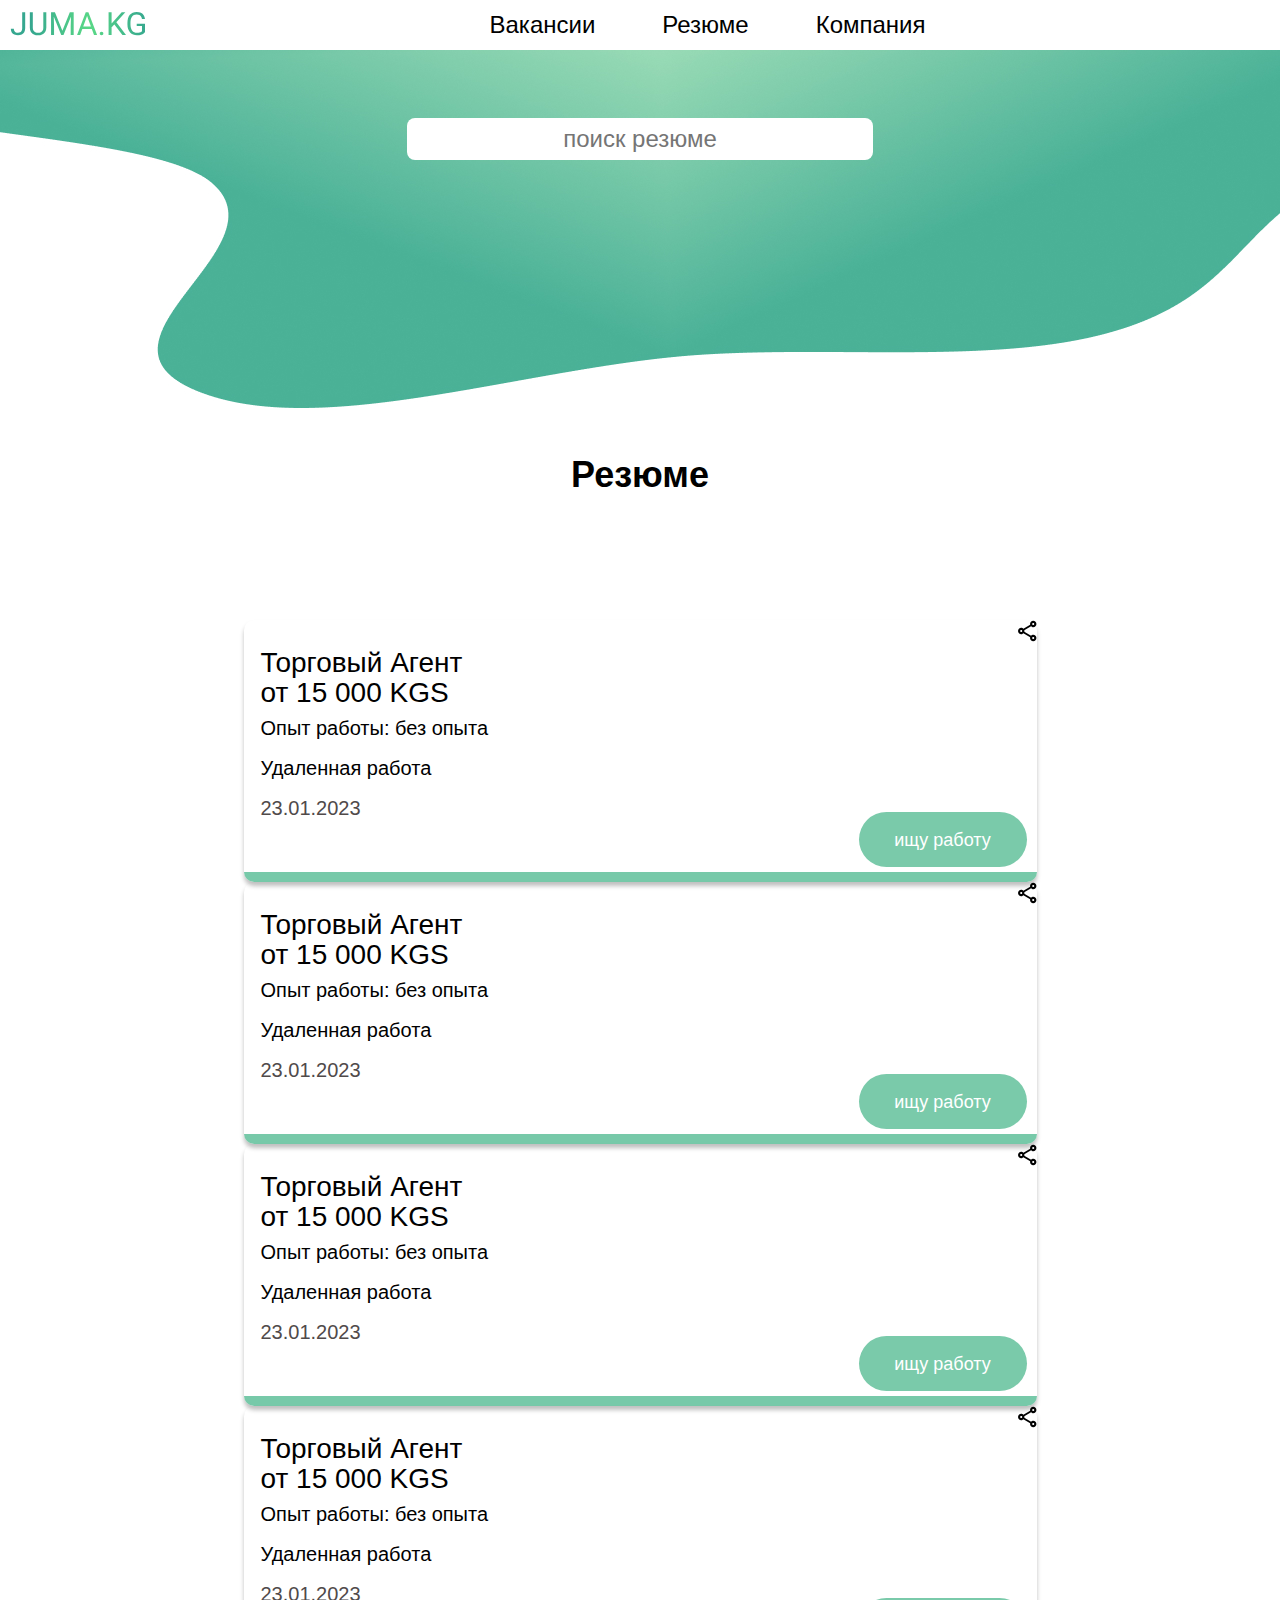
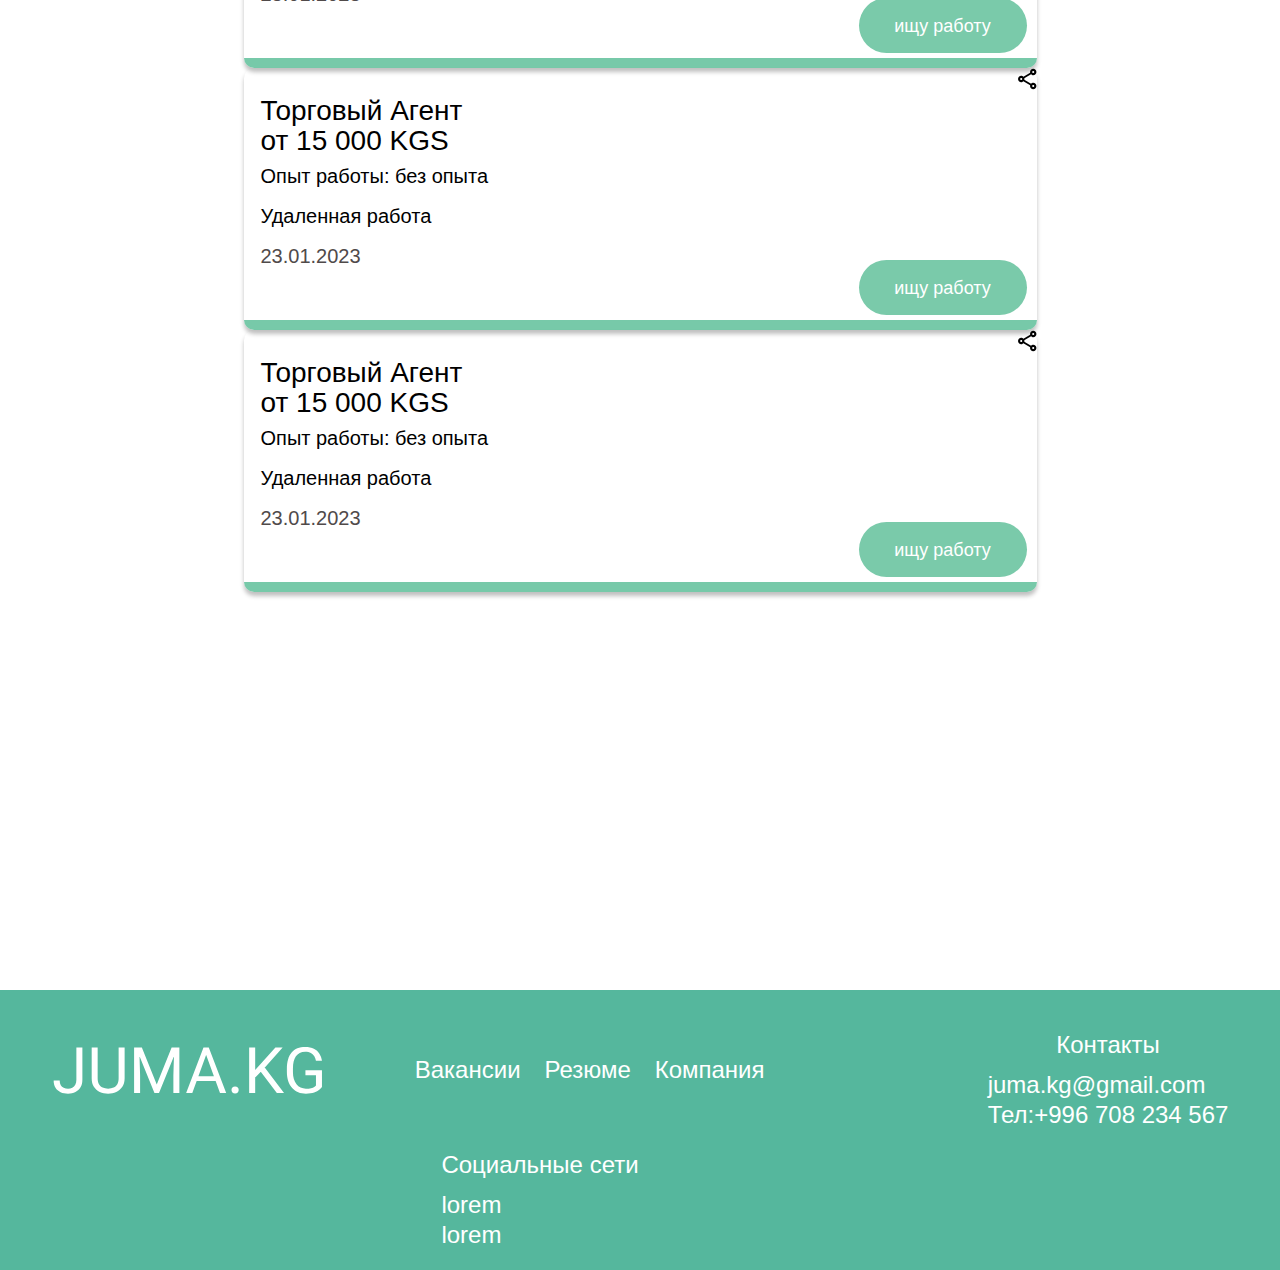
<file: src/summary.html>
<!DOCTYPE html>
<html lang="en">
<head>
    <meta charset="UTF-8">
    <meta http-equiv="X-UA-Compatible" content="IE=edge">
    <meta name="viewport" content="width=device-width, initial-scale=1.0">
    <title>Резюме</title>
    <link rel="stylesheet" href="../css/summary.css">
</head>
<body>
    <div class="container">
        <div class="main">
            <a href="../index.html"><img src="../img/JUMA.KG.svg"  alt="logo"></a>
            <nav class="menu">
                <a href="../src/jobs.html">Вакансии</a>
                <a href="../src/summary.html">Резюме</a>
                <a href="../src/company.html">Компания</a>
            </nav>
        </div>
    </div>
    <div class="jobs">
        <input type="text" placeholder="поиск резюме">
        <h3>Резюме</h3>
        <div class="card">
            <img src="../img/share.svg" alt="icon" class="icon">
            <h5>Торговый Агент</h5> 
            <p style="font-weight: 400; font-size: 28px; line-height: 30px;">от 15 000 KGS</p>
            <p>Опыт работы: без опыта</p>
            <p>Удаленная работа</p>
            <p style="color: #504A4A;">23.01.2023 </p>
            <button>ищу работу</button>
        </div>
        <div class="card">
            <img src="../img/share.svg" alt="icon" class="icon">
            <h5>Торговый Агент</h5> 
            <p style="font-weight: 400; font-size: 28px; line-height: 30px;">от 15 000 KGS</p>
            <p>Опыт работы: без опыта</p>
            <p>Удаленная работа</p>
            <p style="color: #504A4A;">23.01.2023 </p>
            <button>ищу работу</button>
        </div>
        <div class="card">
            <img src="../img/share.svg" alt="icon" class="icon">
            <h5>Торговый Агент</h5> 
            <p style="font-weight: 400; font-size: 28px; line-height: 30px;">от 15 000 KGS</p>
            <p>Опыт работы: без опыта</p>
            <p>Удаленная работа</p>
            <p style="color: #504A4A;">23.01.2023 </p>
            <button>ищу работу</button>
        </div>
        <div class="card">
            <img src="../img/share.svg" alt="icon" class="icon">
            <h5>Торговый Агент</h5> 
            <p style="font-weight: 400; font-size: 28px; line-height: 30px;">от 15 000 KGS</p>
            <p>Опыт работы: без опыта</p>
            <p>Удаленная работа</p>
            <p style="color: #504A4A;">23.01.2023 </p>
            <button>ищу работу</button>
        </div>
        <div class="card">
            <img src="../img/share.svg" alt="icon" class="icon">
            <h5>Торговый Агент</h5> 
            <p style="font-weight: 400; font-size: 28px; line-height: 30px;">от 15 000 KGS</p>
            <p>Опыт работы: без опыта</p>
            <p>Удаленная работа</p>
            <p style="color: #504A4A;">23.01.2023 </p>
            <button>ищу работу</button>
        </div>
        <div class="card">
            <h5>Торговый Агент</h5> 
            <img src="../img/share.svg" alt="icon" class="icon">
            <p style="font-weight: 400; font-size: 28px; line-height: 30px;">от 15 000 KGS</p>
            <p>Опыт работы: без опыта</p>
            <p>Удаленная работа</p>
            <p style="color: #504A4A;">23.01.2023 </p>
            <button>ищу работу</button>
        </div>
    </div>
    <footer>
        <img src="/img/logo.svg" alt="">
        <nav style="margin-right: 150px;">
            <a href="">Вакансии</a>
            <a href="">Резюме</a>
            <a href="">Компания</a>
        </nav>
        <div class="contacts" style="top: 0;">
            <h6 style="text-align: center;">Контакты</h6>
            <p>juma.kg@gmail.com</p>
            <p><b>Тел:</b>+996 708 234 567</p>
        </div>
        <div class="social" style="margin-right: 200px;">
            <h6>Социальные сети</h6>
            <p>lorem</p>
            <p>lorem</p>
            <p></p>
        </div>
    </footer>
</body>
</html>
</file>
<file: css/style.css>
* {
    margin: 0;
    padding: 0;
    font-family: Arial, Helvetica, sans-serif;
}


.container {
    display: flex;
    justify-content: center;
    align-items: center;
    padding: 10px;
  }
  
  .menu {
    display: flex;
    justify-content: center;
    align-items: center;
    flex: 1;
    gap: 47px;
    font-weight: 400;
    font-size: 24px;
    line-height: 30px;
  }
  
  .menu a {
    margin: 0 10px;
    text-decoration: none;
    color: black;
  }
  
  h1 {
    margin: 0;
  }
  
  .main {
    display: flex;
    align-items: center;
    justify-content: flex-start;
    flex: 1;
  }

  .jobs {
    background-image: url("/img/Vector.jpg");
    background-repeat: no-repeat;
    height: 1150px;
    text-align: center;
  }

  .start {
    color: white;
    margin: 0 auto;
    font-weight: 400;
    font-size: 40px;
    line-height: 46px;
    width: 423px;
    padding-top: 16px;
    padding-bottom: 42px;
  }
  
  .color-black {
    color: black;
  }

  .btn-profile {
    width: 293px;
    height: 41px;
    border: none;
    border-radius: 20px;
    color: #4BB298;
    font-weight: 400;
    font-size: 24px;
    line-height: 30px;
  }

  .jobs h3 {
    margin-top: 200px;
    margin-bottom: 30px;
    font-weight: 400;
    font-size: 36px;
    line-height: 30px;
  }

  .card {
    width: 793px;
    height: 252px;
    text-align: left;
    margin: 0 auto;
    border-radius: 10px;
    box-shadow: 0px 4px 4px rgba(0, 0, 0, 0.25);
    border-bottom: solid 10px #77C9A9;
    position: relative;
  }

  .card h5 {
    font-weight: 500;
    font-size: 28px;
    line-height: 30px;
    padding-top: 28px;
    padding-left: 17px;
  }

  .card p {
    font-weight: 300;
    font-size: 20px;
    line-height: 40px;
    padding-left: 17px;
    width: 500px;
  } 

  .card button {
    position: absolute;
    bottom: 0;
    right: 0;
    margin-bottom: 5px;
    margin-right: 10px;
    border-radius: 30px;
    border:none;
    background-color: #7ACAAA;
    color: white;
    font-weight: 400;
    font-size: 18px;
    line-height: 30px;
    width: 168px;
    height: 55px;
  }

  .show {
    background: #7ACAAA;
    color: white;
    margin-top: 26px;
    width: 207px;
    height: 41px;
    font-weight: 400;
    font-size: 24px;
    line-height: 30px;
    border-radius: 20px;
    border: none;
  }

  .company {
    display: flex;
    width: 1440px;
    margin: 0 auto;
  }

  .company-title {
    font-weight: 400;
    font-size: 36px;
    line-height: 30px;
    text-align: center;
    margin-bottom: 40px;
  }

  .cards-company {
    position: relative;
    width: 292px;
    height: 252px;
    margin: 0 auto;
    border-radius: 10px;
    box-shadow: 0px 4px 4px rgba(0, 0, 0, 0.25);
    border-bottom: solid 10px #77C9A9;
    text-align: center;
  }


  .icon {
    position: absolute;
    top: 0;
    right: 0;
  }

  .cards-company p {
    padding-top: 36px;
    text-align: center;
    font-weight: 400;
    font-size: 24px;
    line-height: 30px;
  }

  .btn-company {
    margin-top: 40px;
    background: #7ACAAA;
    color: white;
    margin-top: 26px;
    width: 207px;
    height: 41px;
    font-weight: 400;
    font-size: 24px;
    line-height: 30px;
    border-radius: 20px;
    border: none;
  }
  

  footer {
    margin-top: 40px;
    display: flex;
    flex-wrap: wrap;
    justify-content: space-around;
    align-items: center;
    padding: 20px;
    background-color: #55B79D;
    color: #333;
    font-size: 14px;
  }
  
  footer img {
    height: 50px;
    margin-right: 20px;
  }
  
  footer nav a {
    margin-left: 10px;
    text-decoration: none;
    margin-right: 10px;
    font-weight: 300;
    font-size: 24px;
    line-height: 30px;
    color: white;
  }
  
  footer h6 {
    margin-top: 20px;
    margin-bottom: 10px;
    font-weight: 400;
    font-size: 24px;
    line-height: 30px;
    color: white;
  }
  
  footer p {
    margin: 0;
    font-weight: 300;
    font-size: 24px;
    line-height: 30px;
    color: white;
  }
  
  @media (max-width: 768px) {
    footer {
      flex-direction: column;
      text-align: center;
    }
    
    footer nav {
      margin-top: 10px;
      order: 3;
    }
  }
</file>
<file: register/employer.css>
* {
    margin: 0;
    padding: 0;
    font-family: Arial, Helvetica, sans-serif;
}

.register {
    width: 360px;
    height: 650px;
    border: 1px solid black;
    border-radius: 10px;
    margin: 0 auto;
    margin-top: 30px;
    text-align: center;
    background: #FFFFFF;
    box-shadow: 4px 4px 4px rgba(0, 0, 0, 0.25);
    border-radius: 10px;
    margin-bottom: 30px;
}

.register h1 {
    color: #4BB298;
    font-weight: 500;
    font-size: 40px;
    line-height: 30px;
    margin-top: 48px;
}

.register_p {
    font-weight: 400;
    font-size: 20px;
    line-height: 30px;
}

.register_p_two {
    text-align: left;
    margin-left: 25px;
    line-height: 30px;
}

.register input {
    width: 305px;
    height: 33px;
    border-radius: 5px;
    border: 1px solid black;
    padding-left: 10px;
}

.register button {
    bottom: 0;
    margin-top: 44px;
    width: 216px;
    height: 40px;
    font-weight: 400;
    font-size: 20px;
    line-height: 30px;
    color: white;
    background-color: #77C9A9;
    border: none;
    border-radius: 30px;
}

span {
    color: red;
}
</file>
<file: register/register.css>
* {
    margin: 0;
    padding: 0;
    font-family: Arial, Helvetica, sans-serif;
}

.register {
    width: 360px;
    height: 457px;
    border: 1px solid black;
    border-radius: 10px;
    margin: 0 auto;
    margin-top: 150px;
    text-align: center;
}

.register h1 {
    color: #4BB298;
    font-weight: 500;
    font-size: 40px;
    line-height: 30px;
    margin-top: 48px;
}

.register p {
    font-weight: 400;
    font-size: 20px;
    line-height: 30px;
}

.register button {
    width: 216px;
    height: 40px;
    font-weight: 400;
    font-size: 20px;
    line-height: 30px;
    color: white;
    background-color: #77C9A9;
    border: none;
    border-radius: 30px;
}
</file>
<file: register/worker.css>
* {
    margin: 0;
    padding: 0;
    font-family: Arial, Helvetica, sans-serif;
}

.register {
    width: 360px;
    height: 650px;
    border: 1px solid black;
    border-radius: 10px;
    margin: 0 auto;
    margin-top: 30px;
    text-align: center;
    background: #FFFFFF;
    box-shadow: 4px 4px 4px rgba(0, 0, 0, 0.25);
    border-radius: 10px;
    margin-bottom: 30px;
}

.register h1 {
    color: #4BB298;
    font-weight: 500;
    font-size: 40px;
    line-height: 30px;
    margin-top: 48px;
}

.register_p {
    font-weight: 400;
    font-size: 20px;
    line-height: 30px;
}

.register_p_two {
    text-align: left;
    margin-left: 25px;
    line-height: 30px;
}

.register input {
    width: 305px;
    height: 33px;
    border-radius: 5px;
    border: 1px solid black;
    padding-left: 10px;
}

.register button {
    bottom: 0;
    margin-top: 44px;
    width: 216px;
    height: 40px;
    font-weight: 400;
    font-size: 20px;
    line-height: 30px;
    color: white;
    background-color: #77C9A9;
    border: none;
    border-radius: 30px;
}

span {
    color: red;
}
</file>
<file: css/company.css>
* {
  margin: 0;
  padding: 0;
  font-family: Arial, Helvetica, sans-serif;
}


.container {
  display: flex;
  justify-content: center;
  align-items: center;
  padding: 10px;
  border-bottom: 3px solid #64BFA1;
}

.menu {
  display: flex;
  justify-content: center;
  align-items: center;
  flex: 1;
  gap: 47px;
  font-weight: 400;
  font-size: 24px;
  line-height: 30px;
}

.menu a {
  margin: 0 10px;
  text-decoration: none;
  color: black;
}

h1 {
  margin: 0;
}

.main {
  display: flex;
  align-items: center;
  justify-content: flex-start;
  flex: 1;
}

.search-company {
  margin-top: 87px;
  text-align: center;
}

input {
  text-align: center;
  width: 466px;
  height: 42px;
  font-weight: 400;
  font-size: 24px;
  line-height: 125.3%;
  border-radius: 8px;
  outline: none;
  border: 3px solid #64BFA1;
}

.company {
  margin: 0 auto;
  display: flex;
  justify-content: center;
}

h2 {
  margin-top: 62px;
  font-weight: 400;
  font-size: 36px;
  line-height: 30px;
  text-align: center;
}

.jobs-company {
  padding-top: 62px;
  margin: 0 auto;
  display: flex;
  line-height: 30px;
  align-items: center;
}

.company-logo {
  margin-right: 20px;
}



  footer {
    bottom: 0;
    width: 100%;
    margin-top: 40px;
    display: flex;
    flex-wrap: wrap;
    justify-content: space-around;
    align-items: center;
    padding: 20px;
    background-color: #55B79D;
    color: #333;
    font-size: 14px;
  }
  
  footer img {
    height: 50px;
    margin-right: 20px;
  }
  
  footer nav a {
    margin-left: 10px;
    text-decoration: none;
    margin-right: 10px;
    font-weight: 300;
    font-size: 24px;
    line-height: 30px;
    color: white;
  }
  
  footer h6 {
    margin-top: 20px;
    margin-bottom: 10px;
    font-weight: 400;
    font-size: 24px;
    line-height: 30px;
    color: white;
  }
  
  footer p {
    margin: 0;
    font-weight: 300;
    font-size: 24px;
    line-height: 30px;
    color: white;
  }
  
  @media (max-width: 768px) {
    footer {
      flex-direction: column;
      text-align: center;
    }
    
    footer nav {
      margin-top: 10px;
      order: 3;
    }
  }
</file>
<file: css/edit.css>
* {
    margin: 0;
    padding: 0;
    font-family: Arial, Helvetica, sans-serif;
}

body {
    overflow-x: hidden;
}


.container {
    display: flex;
    justify-content: center;
    align-items: center;
    padding: 10px;
  }
  
  .menu {
    display: flex;
    justify-content: center;
    align-items: center;
    flex: 1;
    gap: 47px;
    font-weight: 400;
    font-size: 24px;
    line-height: 30px;
  }
  
  .menu a {
    margin: 0 10px;
    text-decoration: none;
    color: black;
  }
  
  h1 {
    margin: 0;
  }
  
  .main {
    display: flex;
    align-items: center;
    justify-content: flex-start;
    flex: 1;
  }

  .edit-profile {
    border: 2px solid #55B79D;
    width: 1172px;
    height: 1774px;
    border-radius: 60px;
    margin: 0 auto;
  }

  .edit-profile p {
    font-weight: 300;
    font-size: 32px;
    line-height: 60px;
    margin-left: 64px;
  }

  .edit-profile input {
    margin-left: 64px;
    border-radius: 10px;
    font-weight: 300;
    font-size: 32px;
    line-height: 30px;
  }

  .edit-profile h5 {
    margin-top: 53px;
    margin-bottom: 50px;
    font-weight: bold;
    font-size: 32px;
    line-height: 30px;
    margin-left: 64px;
  }
  
  .edit-profile button {
    background-color: #7ACAAA;
    color: white;
    border-radius: 30px;
    border: none;
    width: 206px;
    height: 58px;
    text-align: center;
    font-weight: 400;
    font-size: 20px;
    line-height: 30px;
  }

  .contacts {
    width: 1014px;
    height: 65px;
  }

  footer {
    width: 100%;
    bottom: 0;
    margin-top: 40px;
    display: flex;
    flex-wrap: wrap;
    justify-content: space-around;
    align-items: center;
    padding: 20px;
    background-color: #55B79D;
    color: #333;
    font-size: 14px;
  }
  
  footer img {
    height: 50px;
    margin-right: 20px;
  }
  
  footer nav a {
    margin-left: 10px;
    text-decoration: none;
    margin-right: 10px;
    font-weight: 300;
    font-size: 24px;
    line-height: 30px;
    color: white;
  }
  
  footer h6 {
    margin-top: 20px;
    margin-bottom: 10px;
    font-weight: 400;
    font-size: 24px;
    line-height: 30px;
    color: white;
  }
  
  footer p {
    margin: 0;
    font-weight: 300;
    font-size: 24px;
    line-height: 30px;
    color: white;
  }
  
  @media (max-width: 768px) {
    footer {
      flex-direction: column;
      text-align: center;
    }
    
    footer nav {
      margin-top: 10px;
      order: 3;
    }
  }
</file>
<file: css/jobs.css>
* {
    margin: 0;
    padding: 0;
    font-family: Arial, Helvetica, sans-serif;
}


.container {
    display: flex;
    justify-content: center;
    align-items: center;
    padding: 10px;
  }
  
  .menu {
    display: flex;
    justify-content: center;
    align-items: center;
    flex: 1;
    gap: 47px;
    font-weight: 400;
    font-size: 24px;
    line-height: 30px;
  }
  
  .menu a {
    margin: 0 10px;
    text-decoration: none;
    color: black;
  }
  
  h1 {
    margin: 0;
  }
  
  .main {
    display: flex;
    align-items: center;
    justify-content: flex-start;
    flex: 1;
  }

  .jobs {
    background-image: url("/img/Vector.jpg");
    background-repeat: no-repeat;
    height: 2500px;
    text-align: center;
  }

  .jobs input {
    width: 466px;
    height: 42px;
    margin-top: 68px;
    text-align: center;
    font-weight: 400;
    font-size: 24px;
    line-height: 125.3%;
    border-radius: 8px;
    outline: none;
    border: none;
  }

  .start {
    color: white;
    margin: 0 auto;
    font-weight: 400;
    font-size: 40px;
    line-height: 46px;
    width: 423px;
    padding-top: 16px;
    padding-bottom: 42px;
  }
  
  .color-black {
    color: black;
  }

  .btn-profile {
    width: 293px;
    height: 41px;
    border: none;
    border-radius: 20px;
    color: #4BB298;
    font-weight: 400;
    font-size: 24px;
    line-height: 30px;
  }

  .jobs h3 {
    padding-top: 300px;
    padding-bottom: 100px;
    margin-bottom: 30px;
    font-weight: 600;
    font-size: 36px;
    line-height: 30px;
    color: black;
  }

  .card {
    width: 793px;
    height: 252px;
    text-align: left;
    margin: 0 auto;
    border-radius: 10px;
    box-shadow: 0px 4px 4px rgba(0, 0, 0, 0.25);
    border-bottom: solid 10px #77C9A9;
    position: relative;
  }

  .card h5 {
    font-weight: 500;
    font-size: 28px;
    line-height: 30px;
    padding-top: 28px;
    padding-left: 17px;
  }

  .card p {
    font-weight: 300;
    font-size: 20px;
    line-height: 40px;
    padding-left: 17px;
    width: 500px;
  } 

  .card button {
    position: absolute;
    bottom: 0;
    right: 0;
    margin-bottom: 5px;
    margin-right: 10px;
    border-radius: 30px;
    border:none;
    background-color: #7ACAAA;
    color: white;
    font-weight: 400;
    font-size: 18px;
    line-height: 30px;
    width: 168px;
    height: 55px;
    cursor: pointer;
  }

  .icon {
    position: absolute;
    top: 0;
    right: 0;
  }

  footer {
    margin-top: 40px;
    display: flex;
    flex-wrap: wrap;
    justify-content: space-around;
    align-items: center;
    padding: 20px;
    background-color: #55B79D;
    color: #333;
    font-size: 14px;
  }
  
  footer img {
    height: 50px;
    margin-right: 20px;
  }
  
  footer nav a {
    margin-left: 10px;
    text-decoration: none;
    margin-right: 10px;
    font-weight: 300;
    font-size: 24px;
    line-height: 30px;
    color: white;
  }
  
  footer h6 {
    margin-top: 20px;
    margin-bottom: 10px;
    font-weight: 400;
    font-size: 24px;
    line-height: 30px;
    color: white;
  }
  
  footer p {
    margin: 0;
    font-weight: 300;
    font-size: 24px;
    line-height: 30px;
    color: white;
  }
  
  @media (max-width: 768px) {
    footer {
      flex-direction: column;
      text-align: center;
    }
    
    footer nav {
      margin-top: 10px;
      order: 3;
    }
  }
</file>
<file: css/profile.css>
* {
    margin: 0;
    padding: 0;
    font-family: Arial, Helvetica, sans-serif;
  }

  body {
    width: 100%;
  }
  
  
  .container {
    display: flex;
    justify-content: center;
    align-items: center;
    padding: 10px;
    border-bottom: 3px solid #64BFA1;
  }
  
  .menu {
    display: flex;
    justify-content: center;
    align-items: center;
    flex: 1;
    gap: 47px;
    font-weight: 400;
    font-size: 24px;
    line-height: 30px;
  }
  
  .menu a {
    margin: 0 10px;
    text-decoration: none;
    color: black;
  }
  
  h1 {
    margin: 0;
  }
  
  .main {
    display: flex;
    align-items: center;
    justify-content: flex-start;
    flex: 1;
  }

  .card {
    float: right;
    width: 793px;
    height: 448px;
    text-align: left;
    margin: 0 auto;
    margin-right: 113px;
    margin-top: 50px;
    border-radius: 10px;
    box-shadow: 0px 4px 4px rgba(0, 0, 0, 0.25);
    border-bottom: solid 10px #77C9A9;
    position: relative;
  }

  .card h5 {
    font-weight: 500;
    font-size: 28px;
    line-height: 30px;
    padding-top: 28px;
    padding-left: 17px;
  }

  .card p {
    width: 706px;
    font-weight: 400;
    font-size: 24px;
    line-height: 30px;
    padding-left: 17px;
  } 

  .card button {
    border-radius: 30px;
    border:none;
    background-color: #7ACAAA;
    color: white;
    font-weight: 400;
    font-size: 18px;
    line-height: 30px;
    width: 168px;
    height: 55px;
    cursor: pointer;
  }

  .icon {
    position: absolute;
    top: 0;
    right: 0;
  }

  .profile {
    border: 2px solid #64BFA1;
    background-color: white;
    width: 310px;
    height: 619px;
    border-radius: 15px;
    position: absolute;
    top: 0;
    margin-top: 100px;
    margin-left: 110px;
    transform: translate(0, 0);
  }

  .profile_two {
    text-align: center;
  }

  .profile_two h5 {
    font-weight: 400;
    font-size: 24px;
    line-height: 30px;
  }

  .profile_two button {
    width: 178px;
    height: 35px;
    border-radius: 30px;
    background-color: #7ACAAA;
    color: white;
    text-align: center;
    border: none;
    margin-top: 24px;
    margin-bottom: 17px;
  }

  .contact {
    display: flex;
    flex-direction: column;
    text-align: left;    
    gap: 30px;
    margin-left: 12px;
  }
  
  .contact-item {
    display: flex;
    align-items: center;
    margin-bottom: 5px; /* Любое нужное вам значение */
  }
  
  .contact-item p {
    margin-left: 5px; /* Любое нужное вам значение */
  }

  iframe {
    width: 822px;
    height: 216px;
    bottom: 0;
    right: 0;
    margin-left: 620px;
  }

  footer {
    bottom: 0;
    width: 100%;
    margin-top: 40px;
    display: flex;
    flex-wrap: wrap;
    justify-content: space-around;
    align-items: center;
    padding: 20px;
    background-color: #55B79D;
    color: #333;
    font-size: 14px;
  }
  
  footer img {
    height: 50px;
    margin-right: 20px;
  }
  
  footer nav a {
    margin-left: 10px;
    text-decoration: none;
    margin-right: 10px;
    font-weight: 300;
    font-size: 24px;
    line-height: 30px;
    color: white;
  }
  
  footer h6 {
    margin-top: 20px;
    margin-bottom: 10px;
    font-weight: 400;
    font-size: 24px;
    line-height: 30px;
    color: white;
  }
  
  footer p {
    margin: 0;
    font-weight: 300;
    font-size: 24px;
    line-height: 30px;
    color: white;
  }
  
  @media (max-width: 768px) {
    footer {
      flex-direction: column;
      text-align: center;
    }
    
    footer nav {
      margin-top: 10px;
      order: 3;
    }
  }
</file>
<file: css/respond.css>
* {
    margin: 0;
    padding: 0;
    font-family: Arial, Helvetica, sans-serif;
  }

  body {
    overflow-x: hidden;
  }
  
  
  .container {
    display: flex;
    justify-content: center;
    align-items: center;
    padding: 10px;
    border-bottom: 3px solid #64BFA1;
  }
  
  .menu {
    display: flex;
    justify-content: center;
    align-items: center;
    flex: 1;
    gap: 47px;
    font-weight: 400;
    font-size: 24px;
    line-height: 30px;
  }
  
  .menu a {
    margin: 0 10px;
    text-decoration: none;
    color: black;
  }
  
  h1 {
    margin: 0;
  }
  
  .main {
    display: flex;
    align-items: center;
    justify-content: flex-start;
    flex: 1;
  }

  .back {
    margin-top: 35px;
    margin-left: 138px;
  }


  .card {
    width: 775px;
    height: 225px;
    margin-left: 110px;
    margin-top: 120px;
    text-align: left;
    border-radius: 10px;
    box-shadow: 0px 4px 4px rgba(0, 0, 0, 0.25);
    border-bottom: solid 10px #77C9A9;
    position: relative;
  }

  .card h5 {
    font-weight: 500;
    font-size: 28px;
    line-height: 30px;
    padding-top: 28px;
    padding-left: 17px;
  }

  .card p {
    font-weight: 300;
    font-size: 20px;
    line-height: 40px;
    padding-left: 17px;
    width: 500px;
  } 

  .card button {
    position: absolute;
    bottom: 0;
    right: 0;
    margin-bottom: 5px;
    margin-right: 10px;
    border-radius: 30px;
    border:none;
    background-color: #7ACAAA;
    color: white;
    font-weight: 400;
    font-size: 18px;
    line-height: 30px;
    width: 168px;
    height: 55px;
    cursor: pointer;
  }

  .icon {
    
    position: absolute;
    top: 0;
    right: 0;
  }

  .text-block {
    width: 798px;
    margin-left: 110px;
  }

  .text-block h5 {
    margin-top: 41px;
    font-weight: bold;
    font-size: 24px;
    line-height: 40px;
  }

  .text-block p {
    font-weight: 500;
    font-size: 24px;
    line-height: 40px;
  }

  iframe {
    width: 822px;
    height: 216px;
    margin-left: 110px;
    margin-top: 100px;
  }

  .profile {
    border: 1px solid #7ACAAA;
    background-color: white;
    width: 310px;
    height: 619px;
    border-radius: 15px;
    position: absolute;
    top: 0;
    right: 0;
    margin-top: 200px;
    margin-right: 120px;
    transform: translate(0, 0);
  }

  .profile_two {
    text-align: center;
  }

  .profile_two h5 {
    font-weight: 400;
    font-size: 24px;
    line-height: 30px;
  }

  .profile_two button {
    width: 178px;
    height: 35px;
    border-radius: 30px;
    background-color: #7ACAAA;
    color: white;
    text-align: center;
    border: none;
    margin-top: 24px;
    margin-bottom: 17px;
  }



  .contact {
    display: flex;
    flex-direction: column;
    text-align: left;    
    gap: 30px;
    margin-left: 12px;
  }
  
  .contact-item {
    display: flex;
    align-items: center;
    margin-bottom: 5px; /* Любое нужное вам значение */
  }
  
  .contact-item p {
    margin-left: 5px; /* Любое нужное вам значение */
  }

  footer {
    /* position: fixed; */
    bottom: 0;
    width: 100%;
    margin-top: 40px;
    display: flex;
    flex-wrap: wrap;
    justify-content: space-around;
    align-items: center;
    padding: 20px;
    background-color: #55B79D;
    color: #333;
    font-size: 14px;
  }
  
  footer img {
    height: 50px;
    margin-right: 20px;
  }
  
  footer nav a {
    margin-left: 10px;
    text-decoration: none;
    margin-right: 10px;
    font-weight: 300;
    font-size: 24px;
    line-height: 30px;
    color: white;
  }
  
  footer h6 {
    margin-top: 20px;
    margin-bottom: 10px;
    font-weight: 400;
    font-size: 24px;
    line-height: 30px;
    color: white;
  }
  
  footer p {
    margin: 0;
    font-weight: 300;
    font-size: 24px;
    line-height: 30px;
    color: white;
  }
  
  @media (max-width: 768px) {
    footer {
      flex-direction: column;
      text-align: center;
    }
    
    footer nav {
      margin-top: 10px;
      order: 3;
    }
  }
</file>
<file: css/summary.css>
* {
    margin: 0;
    padding: 0;
    font-family: Arial, Helvetica, sans-serif;
}


.container {
    display: flex;
    justify-content: center;
    align-items: center;
    padding: 10px;
  }
  
  .menu {
    display: flex;
    justify-content: center;
    align-items: center;
    flex: 1;
    gap: 47px;
    font-weight: 400;
    font-size: 24px;
    line-height: 30px;
  }
  
  .menu a {
    margin: 0 10px;
    text-decoration: none;
    color: black;
  }
  
  h1 {
    margin: 0;
  }
  
  .main {
    display: flex;
    align-items: center;
    justify-content: flex-start;
    flex: 1;
  }

  .jobs {
    background-image: url("/img/Vector.jpg");
    background-repeat: no-repeat;
    height: 2500px;
    text-align: center;
  }

  .jobs input {
    width: 466px;
    height: 42px;
    margin-top: 68px;
    text-align: center;
    font-weight: 400;
    font-size: 24px;
    line-height: 125.3%;
    border-radius: 8px;
    outline: none;
    border: none;
  }

  .start {
    color: white;
    margin: 0 auto;
    font-weight: 400;
    font-size: 40px;
    line-height: 46px;
    width: 423px;
    padding-top: 16px;
    padding-bottom: 42px;
  }
  
  .color-black {
    color: black;
  }

  .btn-profile {
    width: 293px;
    height: 41px;
    border: none;
    border-radius: 20px;
    color: #4BB298;
    font-weight: 400;
    font-size: 24px;
    line-height: 30px;
  }

  .jobs h3 {
    padding-top: 300px;
    padding-bottom: 100px;
    margin-bottom: 30px;
    font-weight: 600;
    font-size: 36px;
    line-height: 30px;
    color: black;
  }

  .card {
    width: 793px;
    height: 252px;
    text-align: left;
    margin: 0 auto;
    border-radius: 10px;
    box-shadow: 0px 4px 4px rgba(0, 0, 0, 0.25);
    border-bottom: solid 10px #77C9A9;
    position: relative;
  }

  .card h5 {
    font-weight: 500;
    font-size: 28px;
    line-height: 30px;
    padding-top: 28px;
    padding-left: 17px;
  }

  .card p {
    font-weight: 300;
    font-size: 20px;
    line-height: 40px;
    padding-left: 17px;
    width: 500px;
  } 

  .card button {
    position: absolute;
    bottom: 0;
    right: 0;
    margin-bottom: 5px;
    margin-right: 10px;
    border-radius: 30px;
    border:none;
    background-color: #7ACAAA;
    color: white;
    font-weight: 400;
    font-size: 18px;
    line-height: 30px;
    width: 168px;
    height: 55px;
  }

  .icon {
    position: absolute;
    top: 0;
    right: 0;
  }

  footer {
    margin-top: 40px;
    display: flex;
    flex-wrap: wrap;
    justify-content: space-around;
    align-items: center;
    padding: 20px;
    background-color: #55B79D;
    color: #333;
    font-size: 14px;
  }
  
  footer img {
    height: 50px;
    margin-right: 20px;
  }
  
  footer nav a {
    margin-left: 10px;
    text-decoration: none;
    margin-right: 10px;
    font-weight: 300;
    font-size: 24px;
    line-height: 30px;
    color: white;
  }
  
  footer h6 {
    margin-top: 20px;
    margin-bottom: 10px;
    font-weight: 400;
    font-size: 24px;
    line-height: 30px;
    color: white;
  }
  
  footer p {
    margin: 0;
    font-weight: 300;
    font-size: 24px;
    line-height: 30px;
    color: white;
  }
  
  @media (max-width: 768px) {
    footer {
      flex-direction: column;
      text-align: center;
    }
    
    footer nav {
      margin-top: 10px;
      order: 3;
    }
  }
</file>
